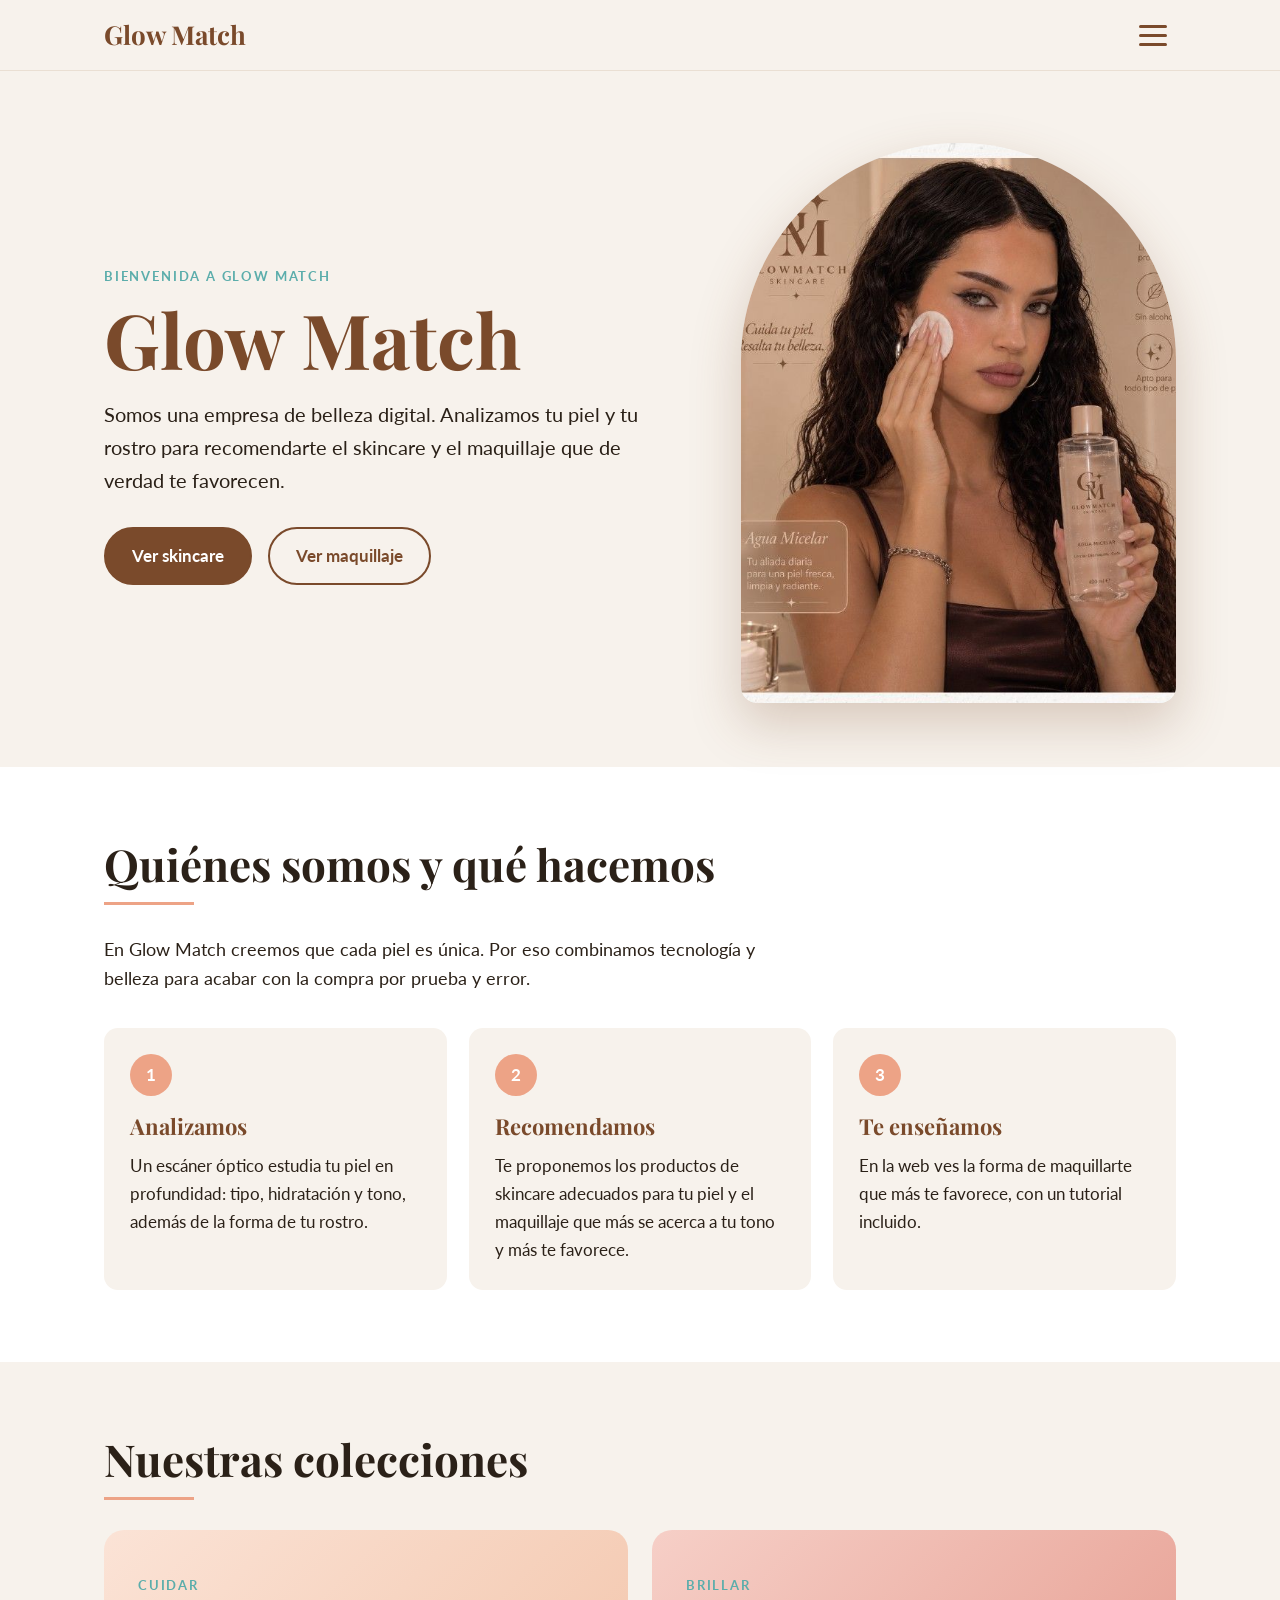
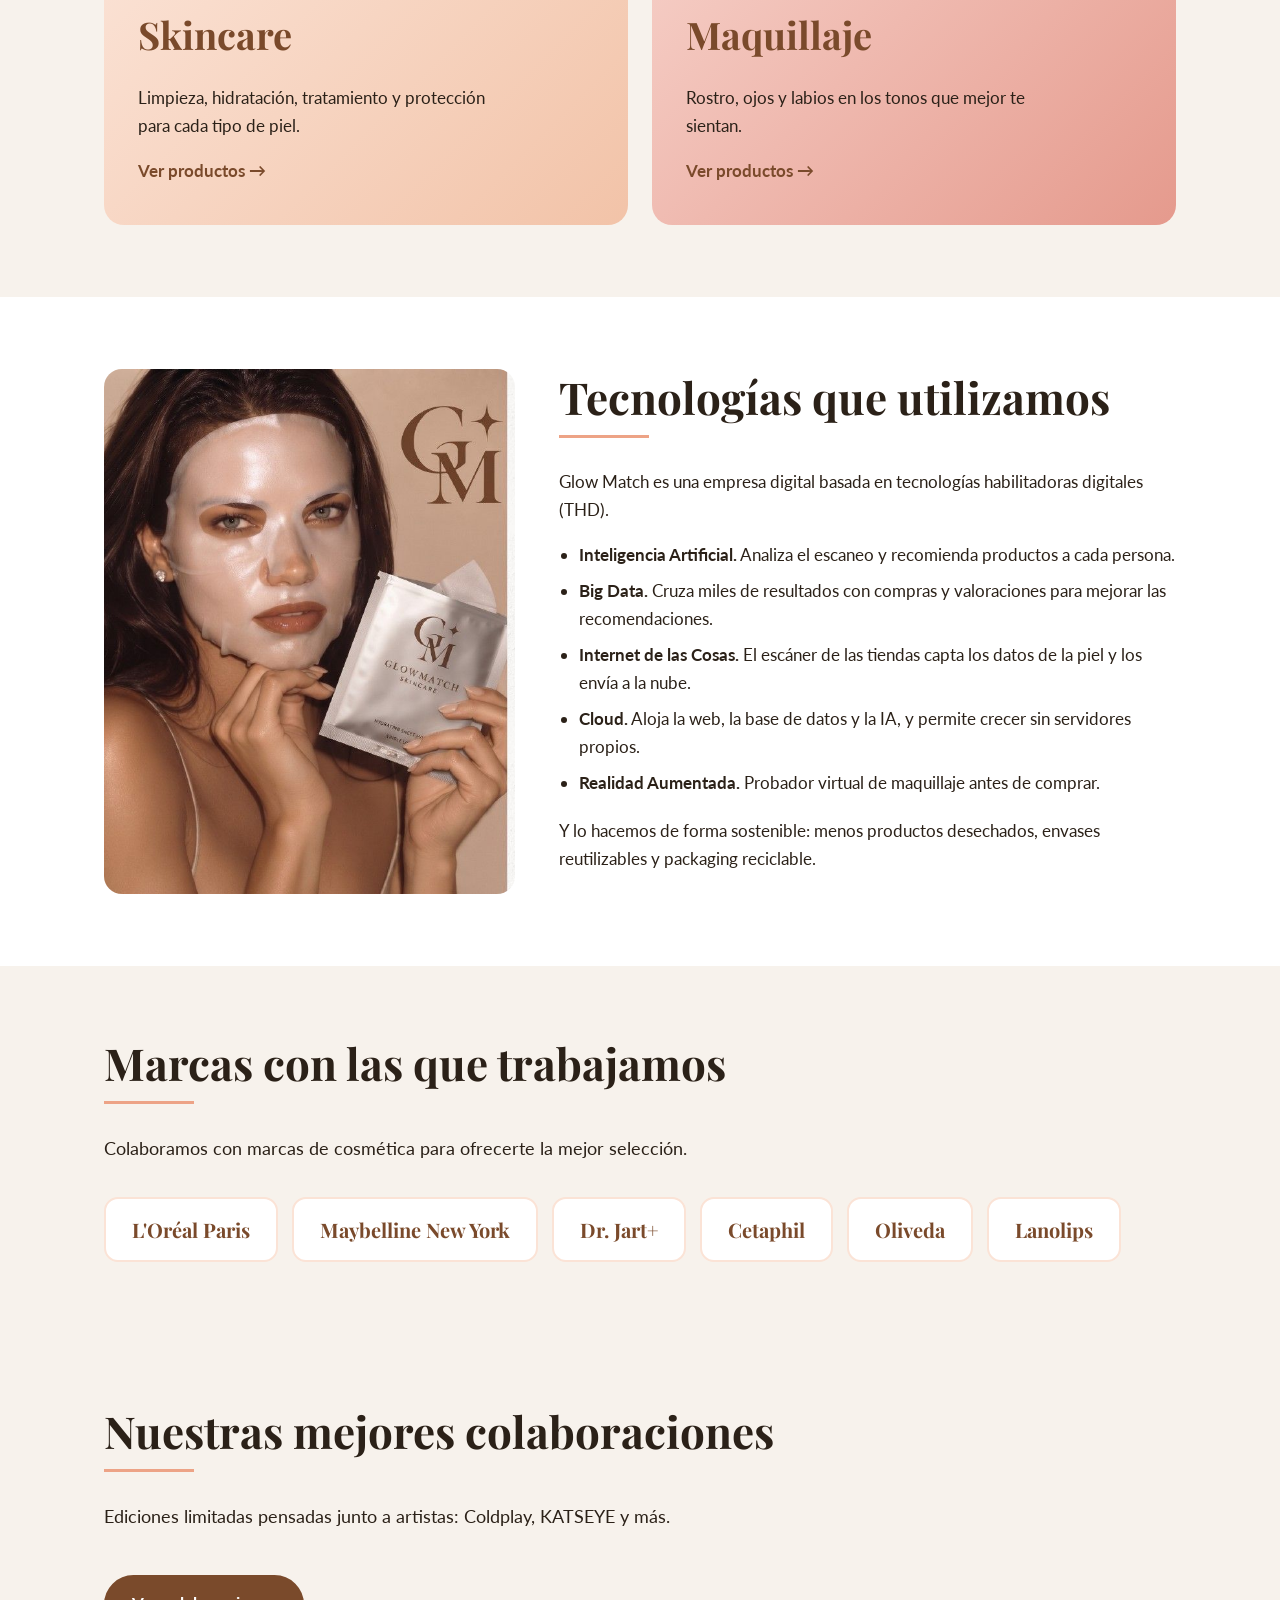
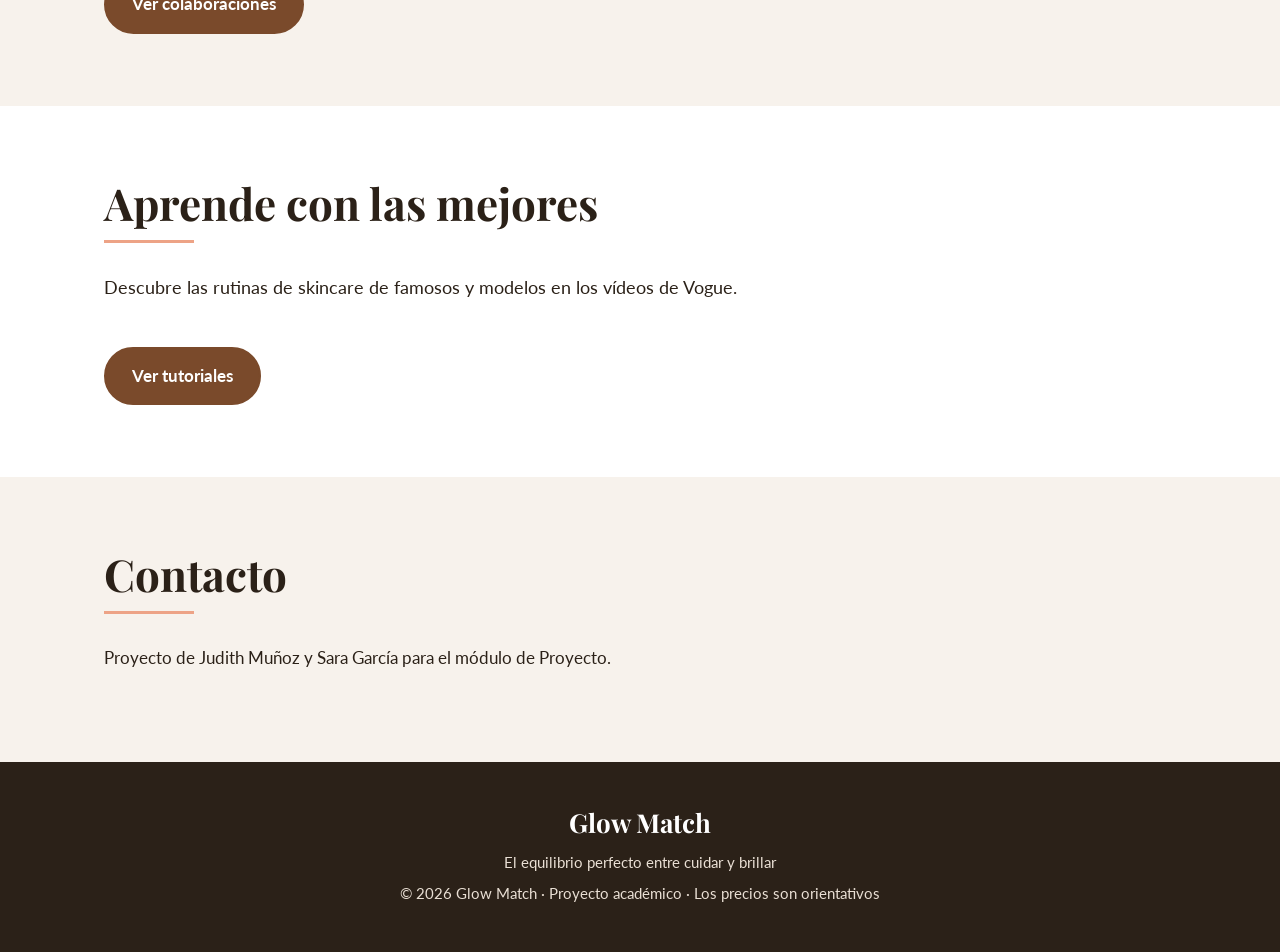
<file: index.html>
<!DOCTYPE html>
<html lang="es">
<head>
  <meta charset="utf-8">
  <meta name="viewport" content="width=device-width, initial-scale=1">
  <title>Glow Match · El equilibrio perfecto entre cuidar y brillar</title>
  <meta name="description" content="Glow Match analiza tu piel con un escáner facial y te recomienda skincare y maquillaje personalizados.">
  <link rel="preconnect" href="https://fonts.googleapis.com">
  <link rel="preconnect" href="https://fonts.gstatic.com" crossorigin>
  <link href="https://fonts.googleapis.com/css2?family=Lato:wght@400;700&family=Playfair+Display:ital,wght@0,600;0,700;1,600&display=swap" rel="stylesheet">
  <link rel="stylesheet" href="styles.css">
</head>

<body data-page="inicio">
  <header>
    <nav>
      <a class="logo" href="index.html">Glow Match</a>
      <button class="menu-btn" id="menuBtn" aria-label="Abrir menú" aria-expanded="false" aria-controls="drawer">
        <span></span><span></span><span></span>
      </button>
    </nav>
  </header>
  <div class="overlay" id="overlay"></div>
  <aside class="drawer" id="drawer" aria-label="Menú principal">
    <p class="drawer-title">Glow Match</p>
    <button class="close-btn" id="closeBtn" type="button" aria-label="Cerrar menú">&times;</button>
    <ul>
      <li><a href="index.html" class="active" aria-current="page">Inicio</a></li>
      <li><a href="skincare.html">Skincare</a></li>
      <li><a href="maquillaje.html">Maquillaje</a></li>
      <li><a href="colaboraciones.html">Colaboraciones</a></li>
      <li><a href="tutoriales.html">Tutoriales</a></li>
      <li><a href="index.html#contacto">Contacto</a></li>
    </ul>
    <p class="drawer-foot">El equilibrio perfecto entre cuidar y brillar</p>
  </aside>
  <main>

    <section class="hero" id="inicio">
      <div class="wrap">
        <div>
          <span class="eyebrow">Bienvenida a Glow Match</span>
          <h1>Glow Match</h1>
          <p class="lead">Somos una empresa de belleza digital. Analizamos tu piel y tu rostro para recomendarte el skincare y el maquillaje que de verdad te favorecen.</p>
          <a class="btn" href="skincare.html">Ver skincare</a>
          <a class="btn alt" href="maquillaje.html">Ver maquillaje</a>
        </div>
        <img src="img/hero.jpg" alt="Mujer sosteniendo un producto de limpieza facial" width="420" height="560">
      </div>
    </section>

    <section class="alt reveal" id="quienes">
      <div class="wrap">
        <h2>Quiénes somos y qué hacemos</h2><hr class="rule">
        <p class="sub">En Glow Match creemos que cada piel es única. Por eso combinamos tecnología y belleza para acabar con la compra por prueba y error.</p>
        <div class="grid">
          <div class="card"><span class="num">1</span><h3>Analizamos</h3><p>Un escáner óptico estudia tu piel en profundidad: tipo, hidratación y tono, además de la forma de tu rostro.</p></div>
          <div class="card"><span class="num">2</span><h3>Recomendamos</h3><p>Te proponemos los productos de skincare adecuados para tu piel y el maquillaje que más se acerca a tu tono y más te favorece.</p></div>
          <div class="card"><span class="num">3</span><h3>Te enseñamos</h3><p>En la web ves la forma de maquillarte que más te favorece, con un tutorial incluido.</p></div>
        </div>
      </div>
    </section>

    <section class="reveal" id="explorar">
      <div class="wrap">
        <h2>Nuestras colecciones</h2><hr class="rule">
        <div class="duo">
          <a class="big skin" href="skincare.html"><span class="eyebrow">Cuidar</span><h3>Skincare</h3><p>Limpieza, hidratación, tratamiento y protección para cada tipo de piel.</p><span class="more">Ver productos →</span></a>
          <a class="big make" href="maquillaje.html"><span class="eyebrow">Brillar</span><h3>Maquillaje</h3><p>Rostro, ojos y labios en los tonos que mejor te sientan.</p><span class="more">Ver productos →</span></a>
        </div>
      </div>
    </section>

    <section class="alt reveal" id="tecnologia">
      <div class="wrap split">
        <img src="img/mascarilla.jpg" alt="Mujer con mascarilla facial" width="420" height="525" loading="lazy">
        <div>
          <h2>Tecnologías que utilizamos</h2><hr class="rule">
          <p>Glow Match es una empresa digital basada en tecnologías habilitadoras digitales (THD).</p>
          <ul class="tech">
            <li><strong>Inteligencia Artificial.</strong> Analiza el escaneo y recomienda productos a cada persona.</li>
            <li><strong>Big Data.</strong> Cruza miles de resultados con compras y valoraciones para mejorar las recomendaciones.</li>
            <li><strong>Internet de las Cosas.</strong> El escáner de las tiendas capta los datos de la piel y los envía a la nube.</li>
            <li><strong>Cloud.</strong> Aloja la web, la base de datos y la IA, y permite crecer sin servidores propios.</li>
            <li><strong>Realidad Aumentada.</strong> Probador virtual de maquillaje antes de comprar.</li>
          </ul>
          <p class="mt">Y lo hacemos de forma sostenible: menos productos desechados, envases reutilizables y packaging reciclable.</p>
        </div>
      </div>
    </section>

    <section class="reveal" id="marcas">
      <div class="wrap">
        <h2>Marcas con las que trabajamos</h2><hr class="rule">
        <p class="sub">Colaboramos con marcas de cosmética para ofrecerte la mejor selección.</p>
        <div class="brands" id="brands"></div>
      </div>
    </section>

    <section class="reveal" id="colab-home">
      <div class="wrap">
        <h2>Nuestras mejores colaboraciones</h2><hr class="rule">
        <p class="sub">Ediciones limitadas pensadas junto a artistas: Coldplay, KATSEYE y más.</p>
        <a class="btn" href="colaboraciones.html">Ver colaboraciones</a>
      </div>
    </section>

    <section class="alt reveal" id="tutoriales-home">
      <div class="wrap">
        <h2>Aprende con las mejores</h2><hr class="rule">
        <p class="sub">Descubre las rutinas de skincare de famosos y modelos en los vídeos de Vogue.</p>
        <a class="btn" href="tutoriales.html">Ver tutoriales</a>
      </div>
    </section>

    <section class="reveal" id="contacto">
      <div class="wrap">
        <h2>Contacto</h2><hr class="rule">
        <p>Proyecto de Judith Muñoz y Sara García para el módulo de Proyecto.</p>
      </div>
    </section>
  </main>

  <footer>
    <div class="wrap">
      <a class="logo" href="index.html">Glow Match</a>
      <p>El equilibrio perfecto entre cuidar y brillar</p>
      <p>© <span id="year">2026</span> Glow Match · Proyecto académico · Los precios son orientativos</p>
    </div>
  </footer>
  <script src="productos.js"></script>
  <script src="script.js"></script>
</body>
</html>
</file>
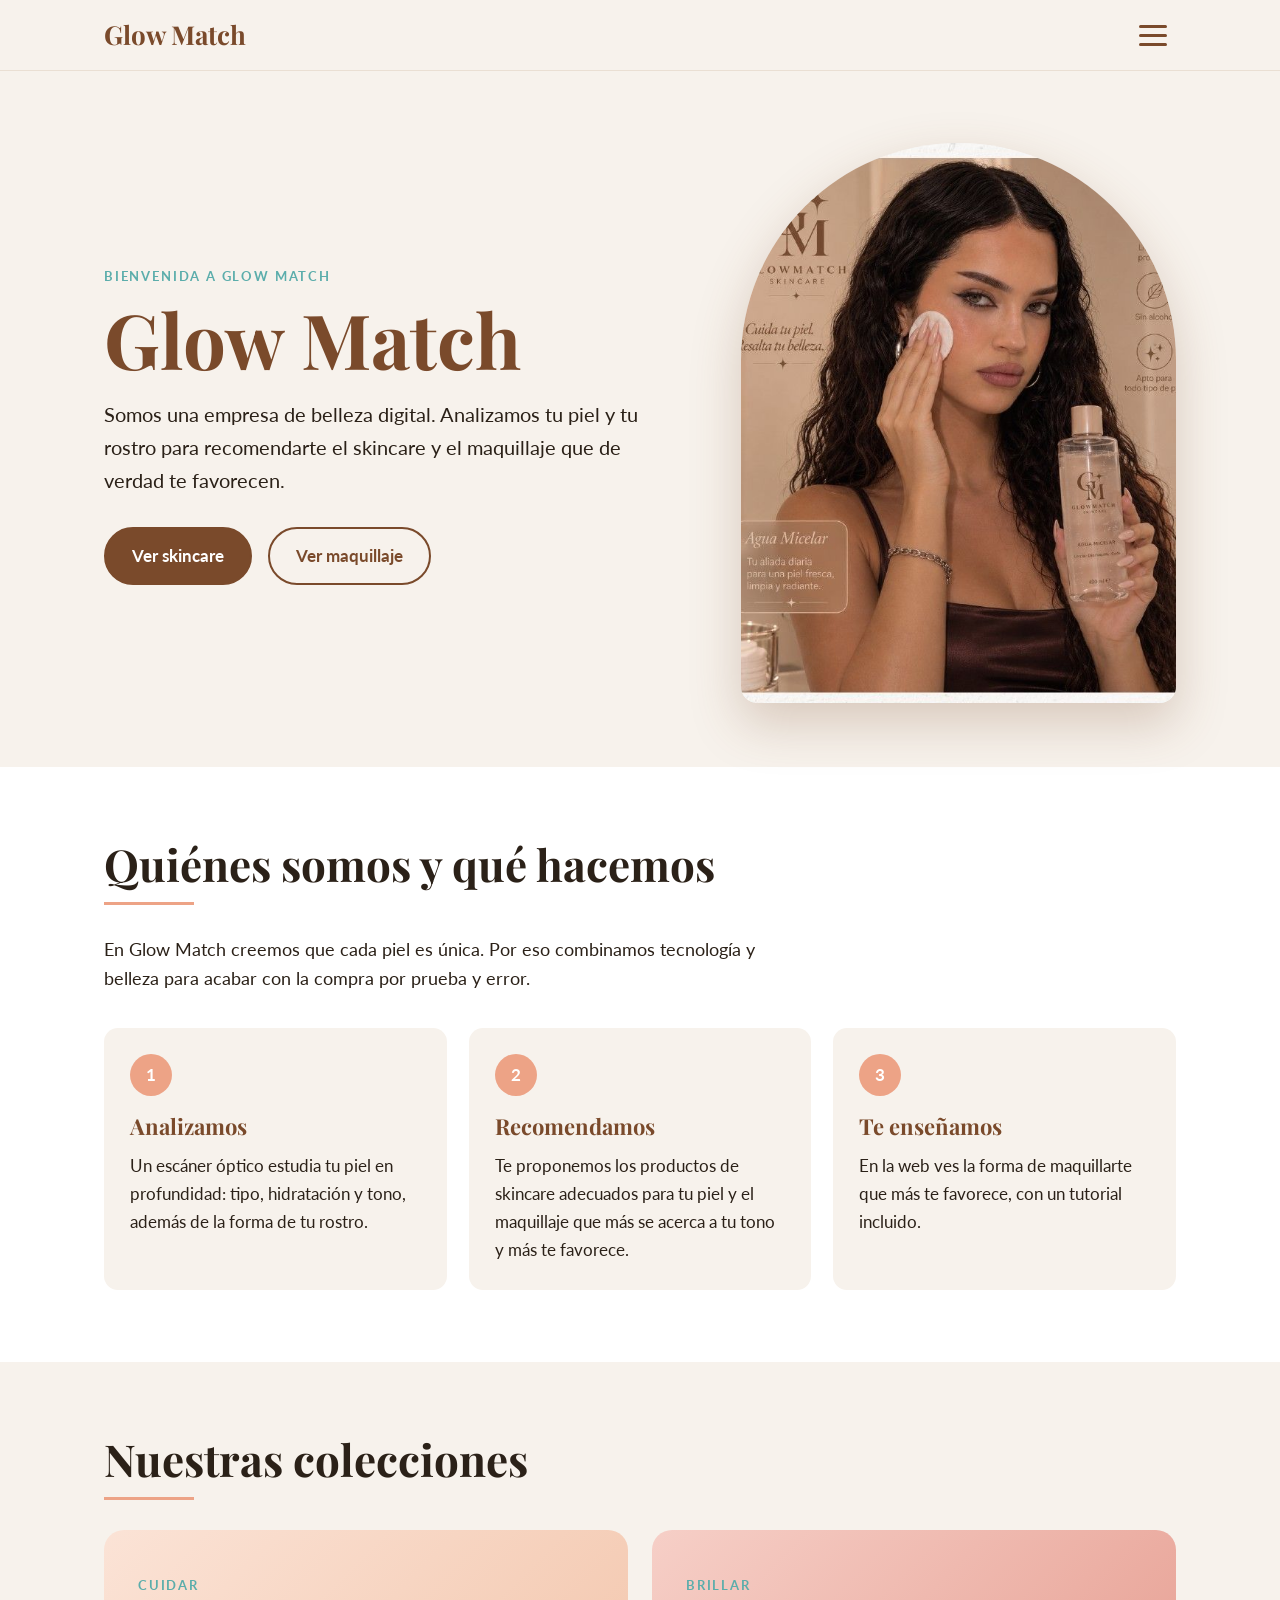
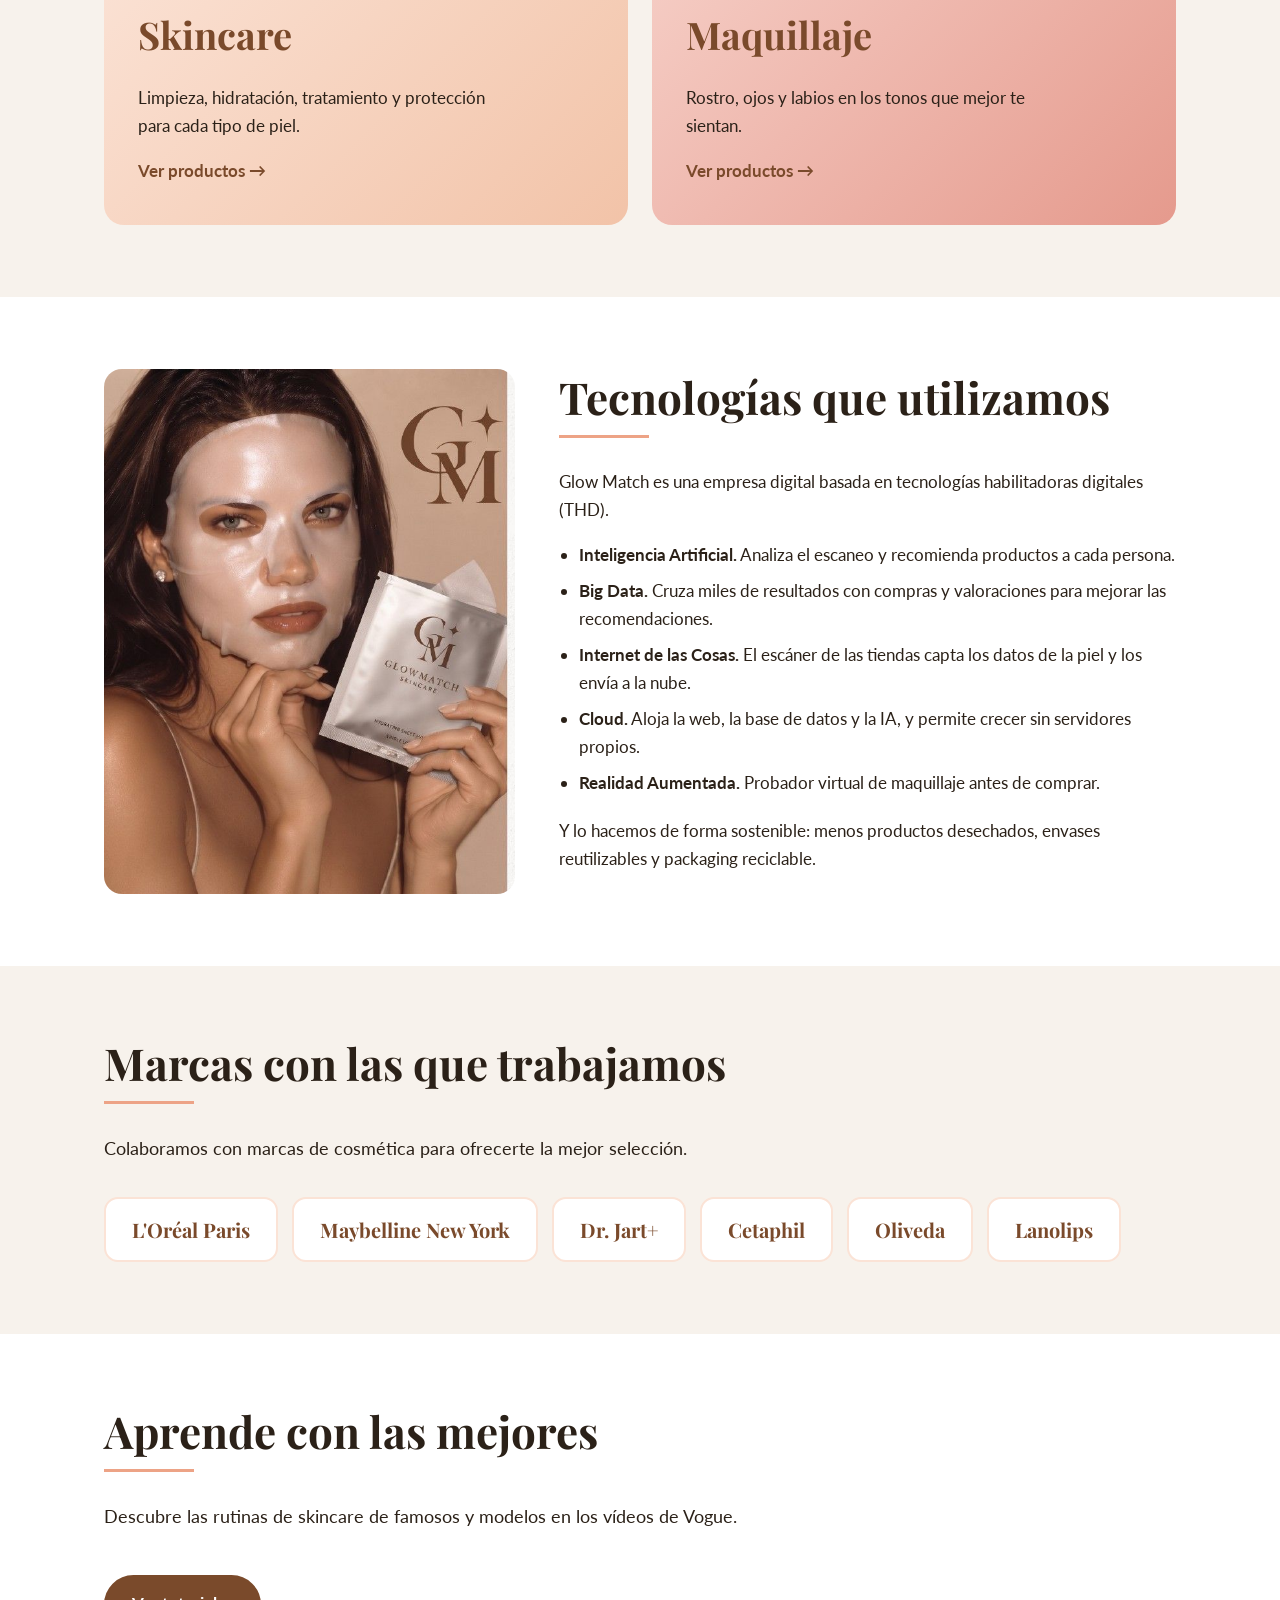
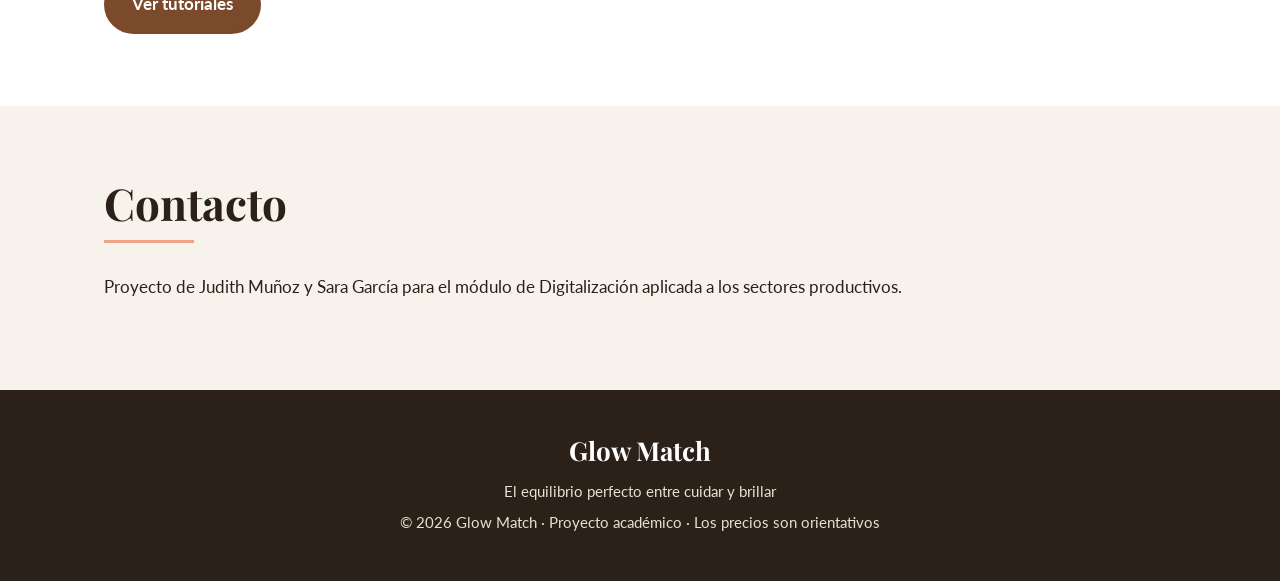
<file: glow-match/index.html>
<!DOCTYPE html>
<html lang="es">
<head>
  <meta charset="utf-8">
  <meta name="viewport" content="width=device-width, initial-scale=1">
  <title>Glow Match · El equilibrio perfecto entre cuidar y brillar</title>
  <meta name="description" content="Glow Match analiza tu piel con un escáner facial y te recomienda skincare y maquillaje personalizados.">
  <link rel="preconnect" href="https://fonts.googleapis.com">
  <link rel="preconnect" href="https://fonts.gstatic.com" crossorigin>
  <link href="https://fonts.googleapis.com/css2?family=Lato:wght@400;700&family=Playfair+Display:ital,wght@0,600;0,700;1,600&display=swap" rel="stylesheet">
  <link rel="stylesheet" href="styles.css">
</head>
<body data-page="inicio">
  <header>
    <nav>
      <a class="logo" href="index.html">Glow Match</a>
      <button class="menu-btn" id="menuBtn" aria-label="Abrir menú" aria-expanded="false" aria-controls="drawer">
        <span></span><span></span><span></span>
      </button>
    </nav>
  </header>
  <div class="overlay" id="overlay"></div>
  <aside class="drawer" id="drawer" aria-label="Menú principal">
    <p class="drawer-title">Glow Match</p>
    <button class="close-btn" id="closeBtn" type="button" aria-label="Cerrar menú">&times;</button>
    <ul>
      <li><a href="index.html" class="active" aria-current="page">Inicio</a></li>
      <li><a href="skincare.html">Skincare</a></li>
      <li><a href="maquillaje.html">Maquillaje</a></li>
      <li><a href="tutoriales.html">Tutoriales</a></li>
      <li><a href="index.html#contacto">Contacto</a></li>
    </ul>
    <p class="drawer-foot">El equilibrio perfecto entre cuidar y brillar</p>
  </aside>
  <main>

    <section class="hero" id="inicio">
      <div class="wrap">
        <div>
          <span class="eyebrow">Bienvenida a Glow Match</span>
          <h1>Glow Match</h1>
          <p class="lead">Somos una empresa de belleza digital. Analizamos tu piel y tu rostro para recomendarte el skincare y el maquillaje que de verdad te favorecen.</p>
          <a class="btn" href="skincare.html">Ver skincare</a>
          <a class="btn alt" href="maquillaje.html">Ver maquillaje</a>
        </div>
        <img src="img/hero.jpg" alt="Mujer sosteniendo un producto de limpieza facial" width="420" height="560">
      </div>
    </section>

    <section class="alt reveal" id="quienes">
      <div class="wrap">
        <h2>Quiénes somos y qué hacemos</h2><hr class="rule">
        <p class="sub">En Glow Match creemos que cada piel es única. Por eso combinamos tecnología y belleza para acabar con la compra por prueba y error.</p>
        <div class="grid">
          <div class="card"><span class="num">1</span><h3>Analizamos</h3><p>Un escáner óptico estudia tu piel en profundidad: tipo, hidratación y tono, además de la forma de tu rostro.</p></div>
          <div class="card"><span class="num">2</span><h3>Recomendamos</h3><p>Te proponemos los productos de skincare adecuados para tu piel y el maquillaje que más se acerca a tu tono y más te favorece.</p></div>
          <div class="card"><span class="num">3</span><h3>Te enseñamos</h3><p>En la web ves la forma de maquillarte que más te favorece, con un tutorial incluido.</p></div>
        </div>
      </div>
    </section>

    <section class="reveal" id="explorar">
      <div class="wrap">
        <h2>Nuestras colecciones</h2><hr class="rule">
        <div class="duo">
          <a class="big skin" href="skincare.html"><span class="eyebrow">Cuidar</span><h3>Skincare</h3><p>Limpieza, hidratación, tratamiento y protección para cada tipo de piel.</p><span class="more">Ver productos →</span></a>
          <a class="big make" href="maquillaje.html"><span class="eyebrow">Brillar</span><h3>Maquillaje</h3><p>Rostro, ojos y labios en los tonos que mejor te sientan.</p><span class="more">Ver productos →</span></a>
        </div>
      </div>
    </section>

    <section class="alt reveal" id="tecnologia">
      <div class="wrap split">
        <img src="img/mascarilla.jpg" alt="Mujer con mascarilla facial" width="420" height="525" loading="lazy">
        <div>
          <h2>Tecnologías que utilizamos</h2><hr class="rule">
          <p>Glow Match es una empresa digital basada en tecnologías habilitadoras digitales (THD).</p>
          <ul class="tech">
            <li><strong>Inteligencia Artificial.</strong> Analiza el escaneo y recomienda productos a cada persona.</li>
            <li><strong>Big Data.</strong> Cruza miles de resultados con compras y valoraciones para mejorar las recomendaciones.</li>
            <li><strong>Internet de las Cosas.</strong> El escáner de las tiendas capta los datos de la piel y los envía a la nube.</li>
            <li><strong>Cloud.</strong> Aloja la web, la base de datos y la IA, y permite crecer sin servidores propios.</li>
            <li><strong>Realidad Aumentada.</strong> Probador virtual de maquillaje antes de comprar.</li>
          </ul>
          <p class="mt">Y lo hacemos de forma sostenible: menos productos desechados, envases reutilizables y packaging reciclable.</p>
        </div>
      </div>
    </section>

    <section class="reveal" id="marcas">
      <div class="wrap">
        <h2>Marcas con las que trabajamos</h2><hr class="rule">
        <p class="sub">Colaboramos con marcas de cosmética para ofrecerte la mejor selección.</p>
        <div class="brands" id="brands"></div>
      </div>
    </section>

    <section class="alt reveal" id="tutoriales-home">
      <div class="wrap">
        <h2>Aprende con las mejores</h2><hr class="rule">
        <p class="sub">Descubre las rutinas de skincare de famosos y modelos en los vídeos de Vogue.</p>
        <a class="btn" href="tutoriales.html">Ver tutoriales</a>
      </div>
    </section>

    <section class="reveal" id="contacto">
      <div class="wrap">
        <h2>Contacto</h2><hr class="rule">
        <p>Proyecto de Judith Muñoz y Sara García para el módulo de Digitalización aplicada a los sectores productivos.</p>
      </div>
    </section>
  </main>

  <footer>
    <div class="wrap">
      <a class="logo" href="index.html">Glow Match</a>
      <p>El equilibrio perfecto entre cuidar y brillar</p>
      <p>© <span id="year">2026</span> Glow Match · Proyecto académico · Los precios son orientativos</p>
    </div>
  </footer>
  <script src="productos.js"></script>
  <script src="script.js"></script>
</body>
</html>
</file>
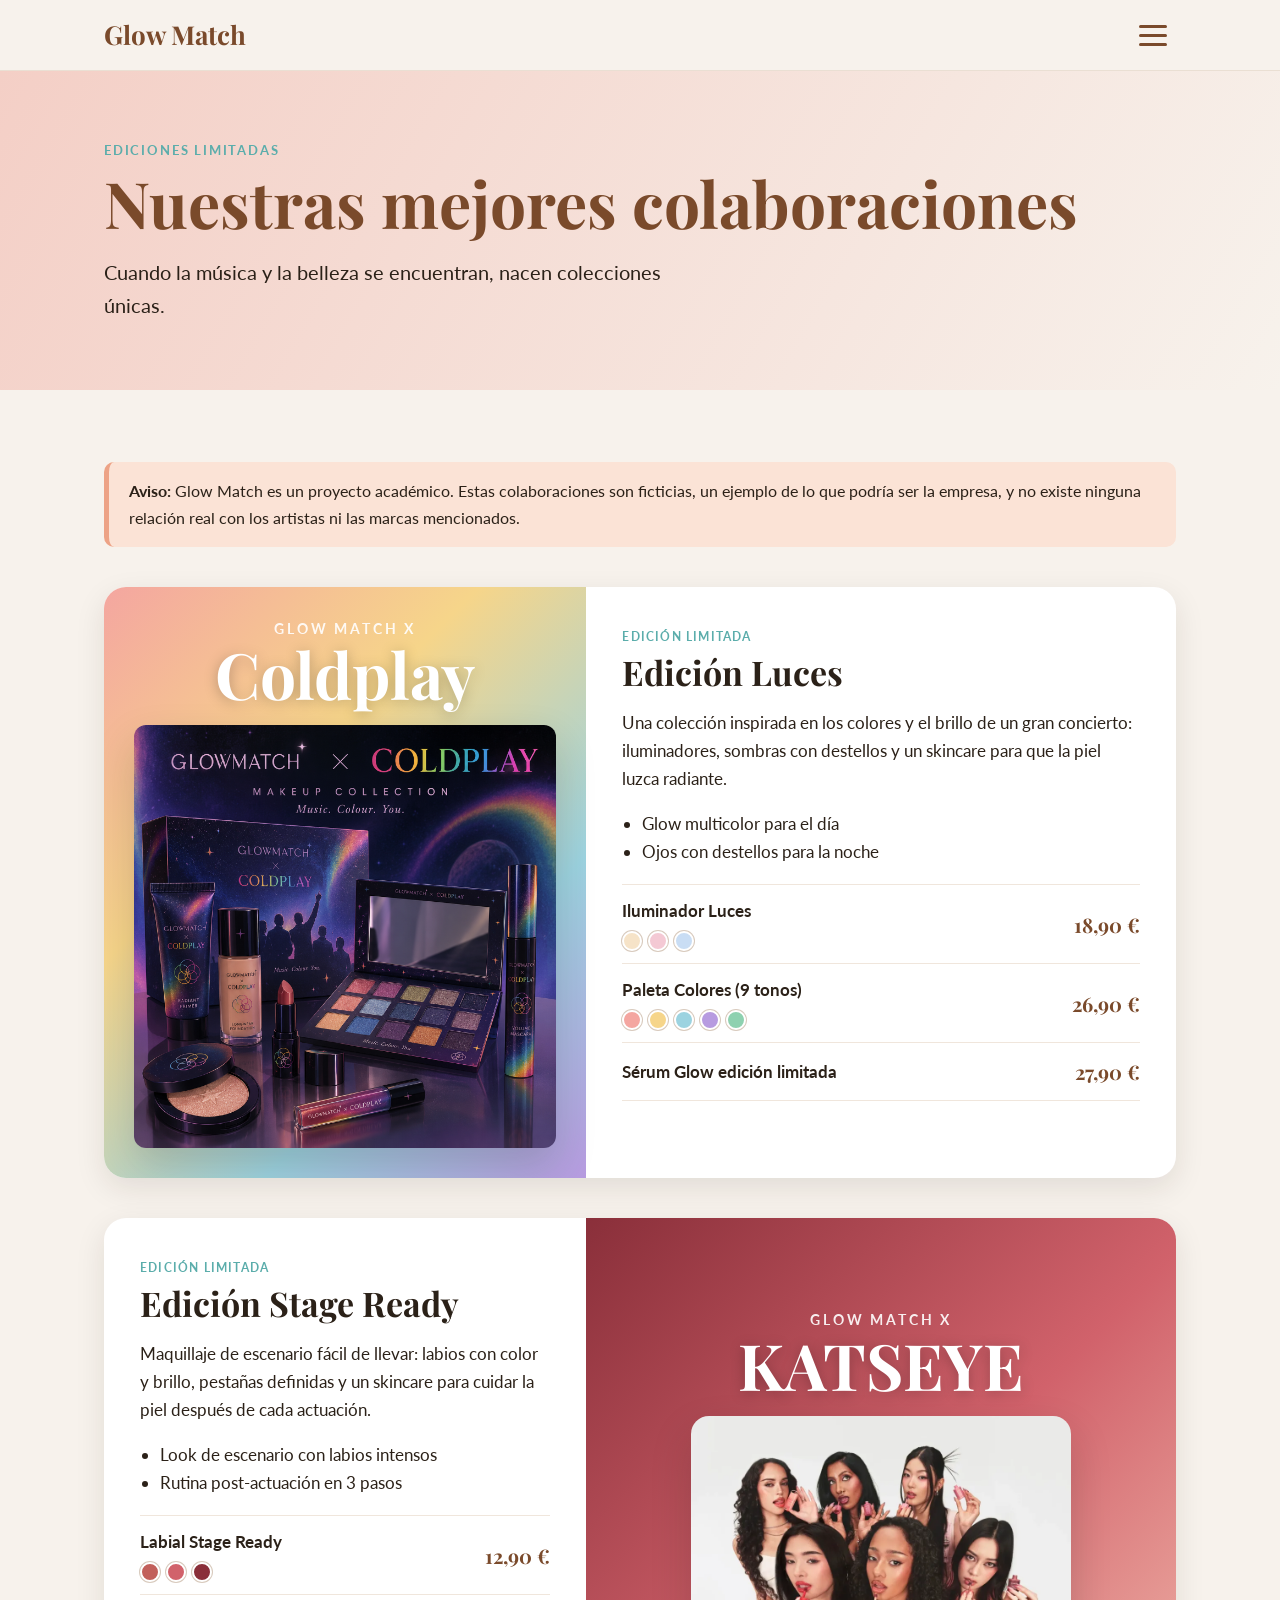
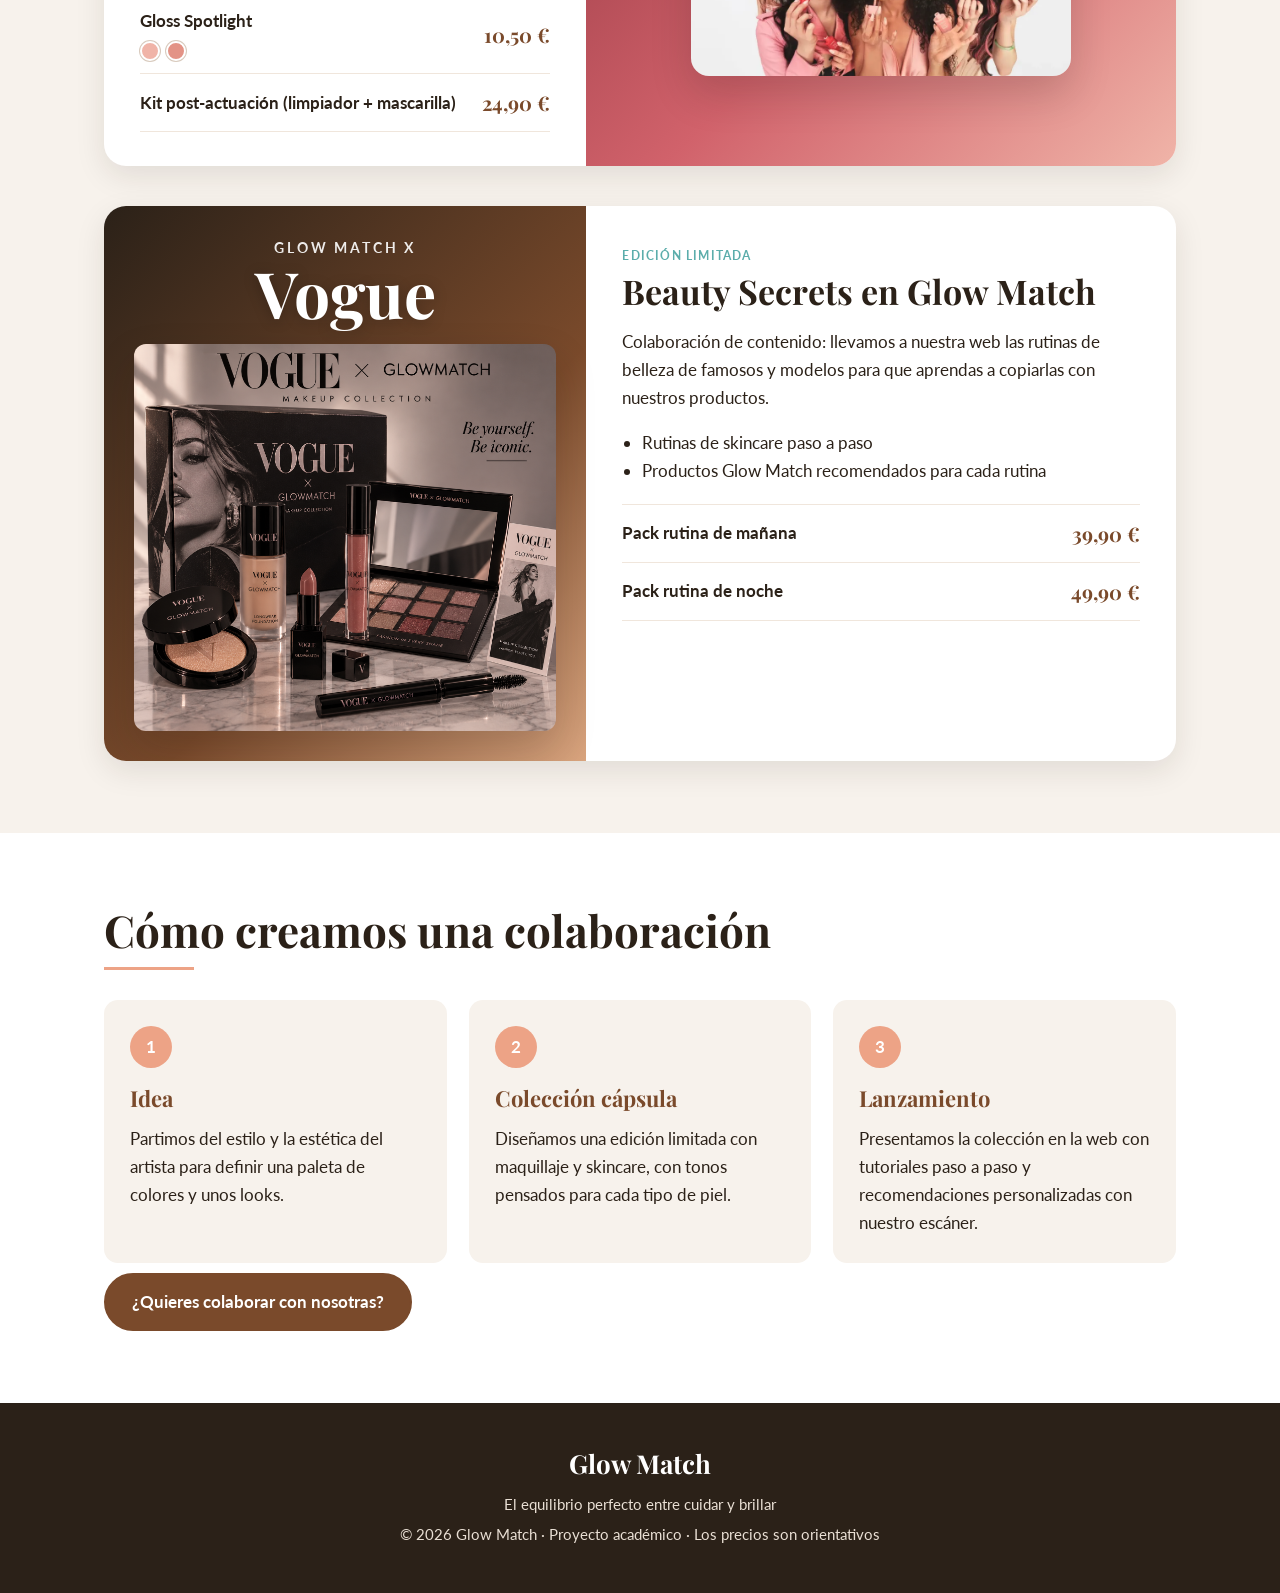
<file: colaboraciones.html>
<!DOCTYPE html>
<html lang="es">
<head>
  <meta charset="utf-8">
  <meta name="viewport" content="width=device-width, initial-scale=1">
  <title>Colaboraciones · Glow Match</title>
  <meta name="description" content="Las mejores colaboraciones de Glow Match: ediciones limitadas de maquillaje y skincare inspiradas en artistas.">
  <link rel="preconnect" href="https://fonts.googleapis.com">
  <link rel="preconnect" href="https://fonts.gstatic.com" crossorigin>
  <link href="https://fonts.googleapis.com/css2?family=Lato:wght@400;700&family=Playfair+Display:ital,wght@0,600;0,700;1,600&display=swap" rel="stylesheet">
  <link rel="stylesheet" href="styles.css">
</head>
<body data-page="colaboraciones">
  <header>
    <nav>
      <a class="logo" href="index.html">Glow Match</a>
      <button class="menu-btn" id="menuBtn" aria-label="Abrir menú" aria-expanded="false" aria-controls="drawer">
        <span></span><span></span><span></span>
      </button>
    </nav>
  </header>
  <div class="overlay" id="overlay"></div>
  <aside class="drawer" id="drawer" aria-label="Menú principal">
    <p class="drawer-title">Glow Match</p>
    <button class="close-btn" id="closeBtn" type="button" aria-label="Cerrar menú">&times;</button>
    <ul>
      <li><a href="index.html">Inicio</a></li>
      <li><a href="skincare.html">Skincare</a></li>
      <li><a href="maquillaje.html">Maquillaje</a></li>
      <li><a href="colaboraciones.html" class="active" aria-current="page">Colaboraciones</a></li>
      <li><a href="tutoriales.html">Tutoriales</a></li>
      <li><a href="index.html#contacto">Contacto</a></li>
    </ul>
    <p class="drawer-foot">El equilibrio perfecto entre cuidar y brillar</p>
  </aside>
  <main>
    <section class="pagehead make">
      <div class="wrap">
        <span class="eyebrow">Ediciones limitadas</span>
        <h1>Nuestras mejores colaboraciones</h1>
        <p class="lead">Cuando la música y la belleza se encuentran, nacen colecciones únicas.</p>
      </div>
    </section>

    <section>
      <div class="wrap">
        <p class="notice"><strong>Aviso:</strong> Glow Match es un proyecto académico. Estas colaboraciones son ficticias, un ejemplo de lo que podría ser la empresa, y no existe ninguna relación real con los artistas ni las marcas mencionados.</p>
        <div class="collabs" id="collabGrid"></div>
      </div>
    </section>

    <section class="alt reveal">
      <div class="wrap">
        <h2>Cómo creamos una colaboración</h2><hr class="rule">
        <div class="grid">
          <div class="card"><span class="num">1</span><h3>Idea</h3><p>Partimos del estilo y la estética del artista para definir una paleta de colores y unos looks.</p></div>
          <div class="card"><span class="num">2</span><h3>Colección cápsula</h3><p>Diseñamos una edición limitada con maquillaje y skincare, con tonos pensados para cada tipo de piel.</p></div>
          <div class="card"><span class="num">3</span><h3>Lanzamiento</h3><p>Presentamos la colección en la web con tutoriales paso a paso y recomendaciones personalizadas con nuestro escáner.</p></div>
        </div>
        <a class="btn" href="index.html#contacto">¿Quieres colaborar con nosotras?</a>
      </div>
    </section>
  </main>

  <footer>
    <div class="wrap">
      <a class="logo" href="index.html">Glow Match</a>
      <p>El equilibrio perfecto entre cuidar y brillar</p>
      <p>© <span id="year">2026</span> Glow Match · Proyecto académico · Los precios son orientativos</p>
    </div>
  </footer>
  <script src="productos.js"></script>
  <script src="script.js"></script>
</body>
</html>
</file>
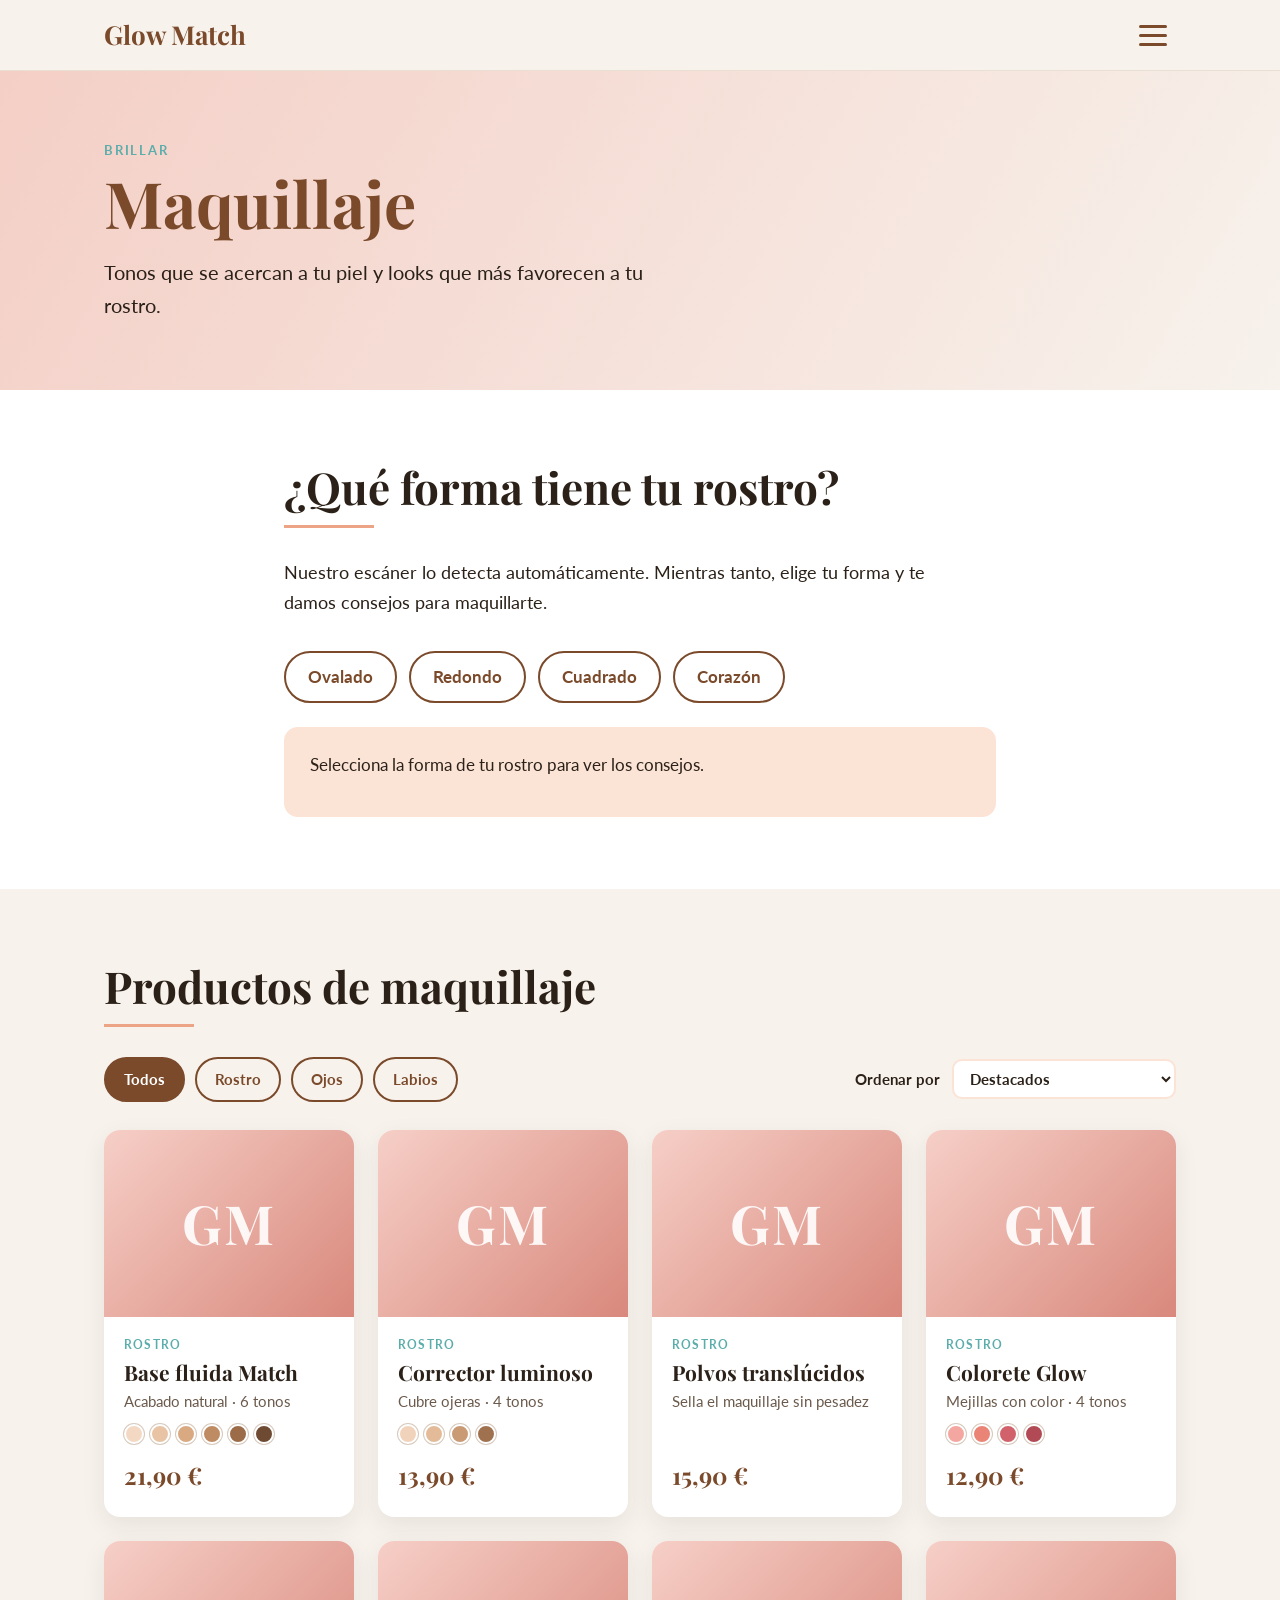
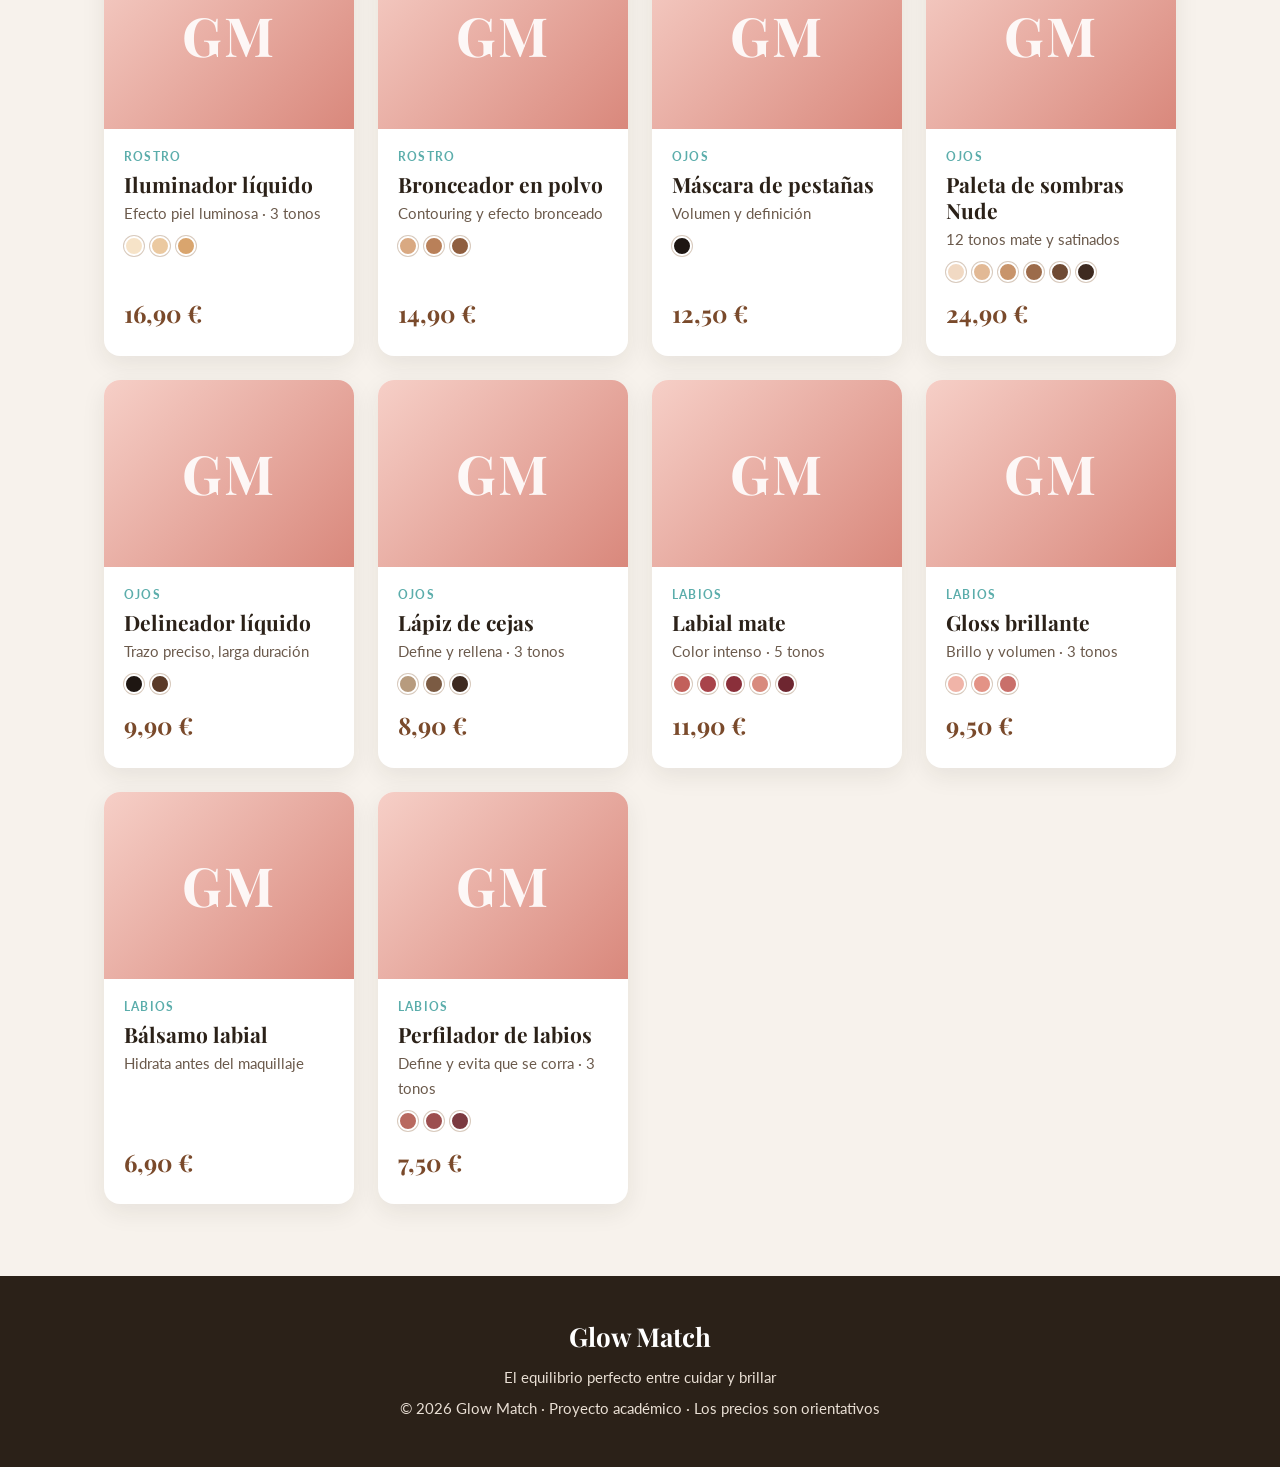
<file: maquillaje.html>
<!DOCTYPE html>
<html lang="es">
<head>
  <meta charset="utf-8">
  <meta name="viewport" content="width=device-width, initial-scale=1">
  <title>Maquillaje · Glow Match</title>
  <meta name="description" content="Productos de maquillaje de Glow Match con precios: rostro, ojos y labios.">
  <link rel="preconnect" href="https://fonts.googleapis.com">
  <link rel="preconnect" href="https://fonts.gstatic.com" crossorigin>
  <link href="https://fonts.googleapis.com/css2?family=Lato:wght@400;700&family=Playfair+Display:ital,wght@0,600;0,700;1,600&display=swap" rel="stylesheet">
  <link rel="stylesheet" href="styles.css">
</head>
<body data-page="maquillaje">
  <header>
    <nav>
      <a class="logo" href="index.html">Glow Match</a>
      <button class="menu-btn" id="menuBtn" aria-label="Abrir menú" aria-expanded="false" aria-controls="drawer">
        <span></span><span></span><span></span>
      </button>
    </nav>
  </header>
  <div class="overlay" id="overlay"></div>
  <aside class="drawer" id="drawer" aria-label="Menú principal">
    <p class="drawer-title">Glow Match</p>
    <button class="close-btn" id="closeBtn" type="button" aria-label="Cerrar menú">&times;</button>
    <ul>
      <li><a href="index.html">Inicio</a></li>
      <li><a href="skincare.html">Skincare</a></li>
      <li><a href="maquillaje.html" class="active" aria-current="page">Maquillaje</a></li>
      <li><a href="colaboraciones.html">Colaboraciones</a></li>
      <li><a href="tutoriales.html">Tutoriales</a></li>
      <li><a href="index.html#contacto">Contacto</a></li>
    </ul>
    <p class="drawer-foot">El equilibrio perfecto entre cuidar y brillar</p>
  </aside>
  <main>

    <section class="pagehead make">
      <div class="wrap">
        <span class="eyebrow">Brillar</span>
        <h1>Maquillaje</h1>
        <p class="lead">Tonos que se acercan a tu piel y looks que más favorecen a tu rostro.</p>
      </div>
    </section>

    <section class="alt" id="forma">
      <div class="wrap narrow">
        <h2>¿Qué forma tiene tu rostro?</h2><hr class="rule">
        <p class="sub">Nuestro escáner lo detecta automáticamente. Mientras tanto, elige tu forma y te damos consejos para maquillarte.</p>
        <div class="picker" id="facePicker" role="group" aria-label="Forma del rostro">
          <button type="button" data-face="oval">Ovalado</button>
          <button type="button" data-face="round">Redondo</button>
          <button type="button" data-face="square">Cuadrado</button>
          <button type="button" data-face="heart">Corazón</button>
        </div>
        <div class="result" id="faceResult" aria-live="polite">Selecciona la forma de tu rostro para ver los consejos.</div>
      </div>
    </section>

    <section id="tienda">
      <div class="wrap">
        <h2>Productos de maquillaje</h2><hr class="rule">
        <div class="toolbar">
          <div class="chips-filter" id="filters" role="group" aria-label="Filtrar por categoría"></div>
          <label class="sort">Ordenar por
            <select id="sort"><option value="default">Destacados</option><option value="asc">Precio: de menor a mayor</option><option value="desc">Precio: de mayor a menor</option></select>
          </label>
        </div>
        <div class="products" id="productGrid" data-categoria="maquillaje"></div>
      </div>
    </section>
  </main>

  <footer>
    <div class="wrap">
      <a class="logo" href="index.html">Glow Match</a>
      <p>El equilibrio perfecto entre cuidar y brillar</p>
      <p>© <span id="year">2026</span> Glow Match · Proyecto académico · Los precios son orientativos</p>
    </div>
  </footer>
  <script src="productos.js"></script>
  <script src="script.js"></script>
</body>
</html>
</file>
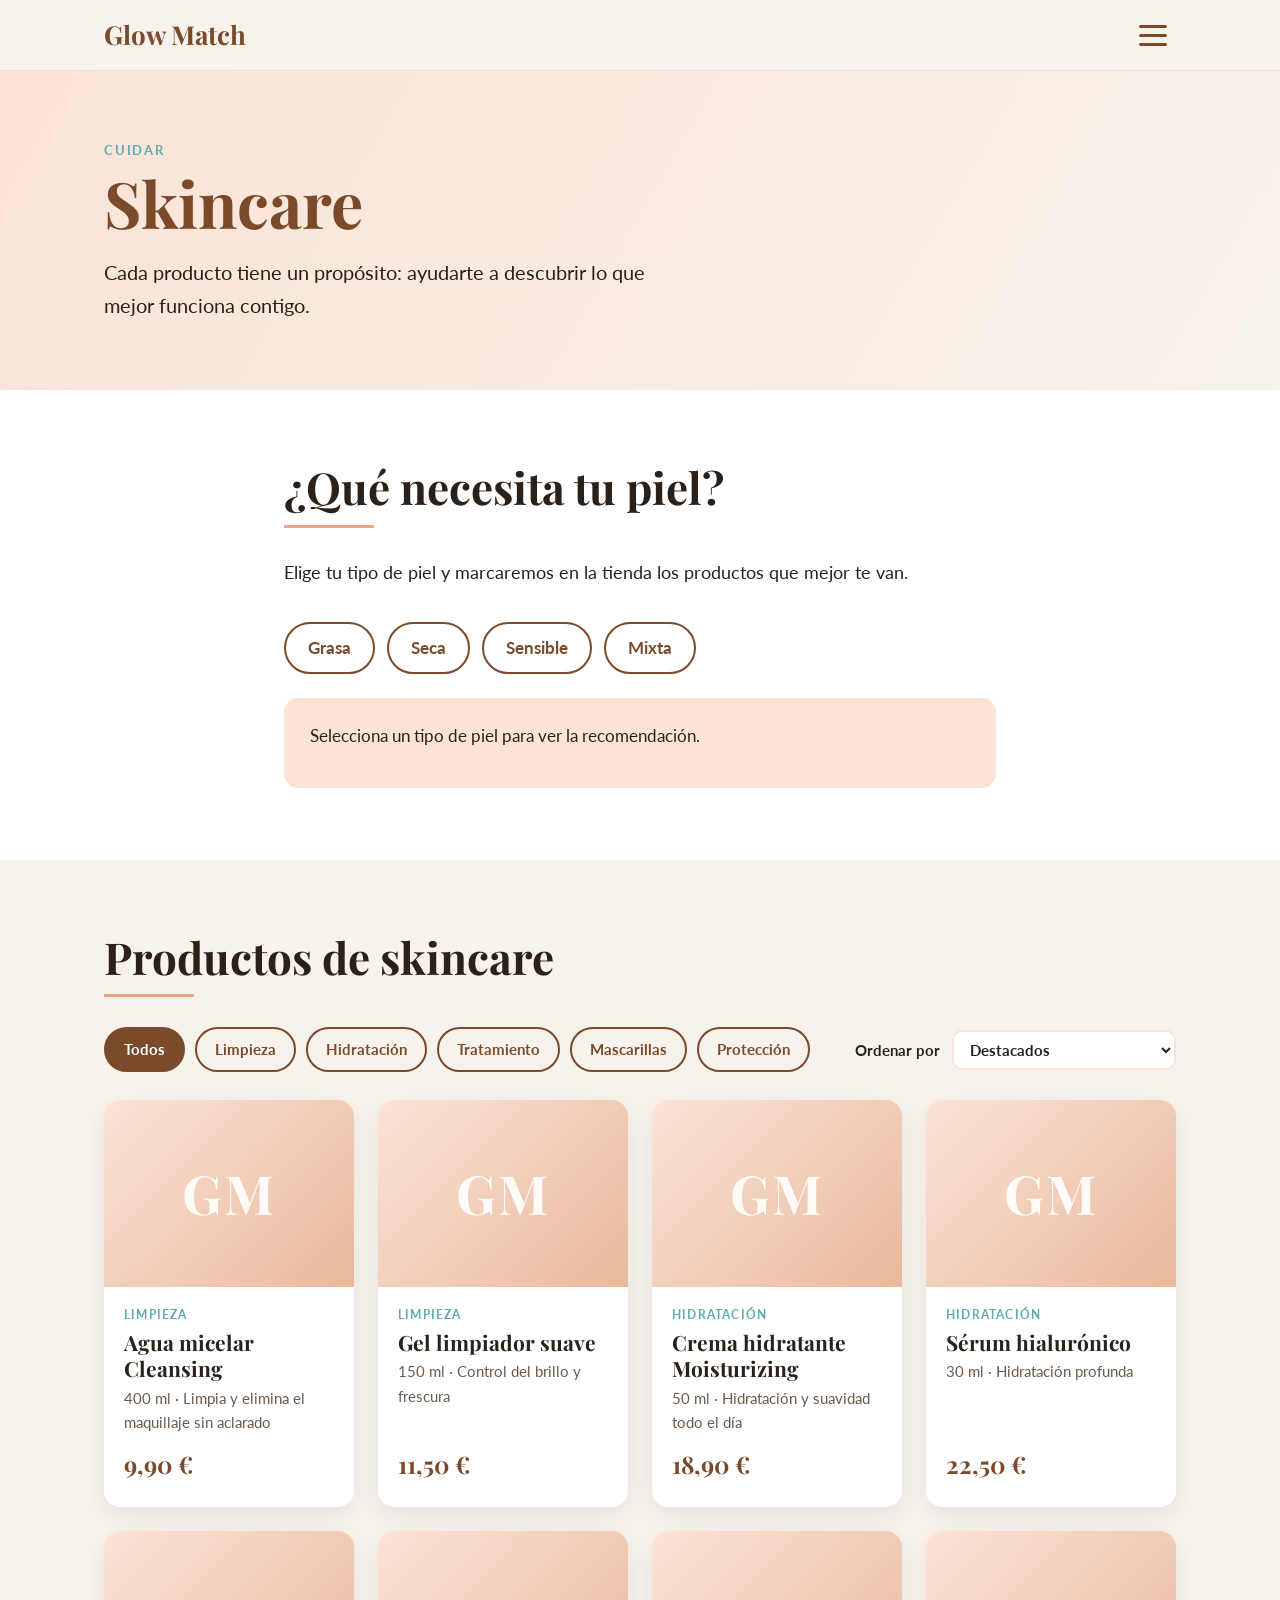
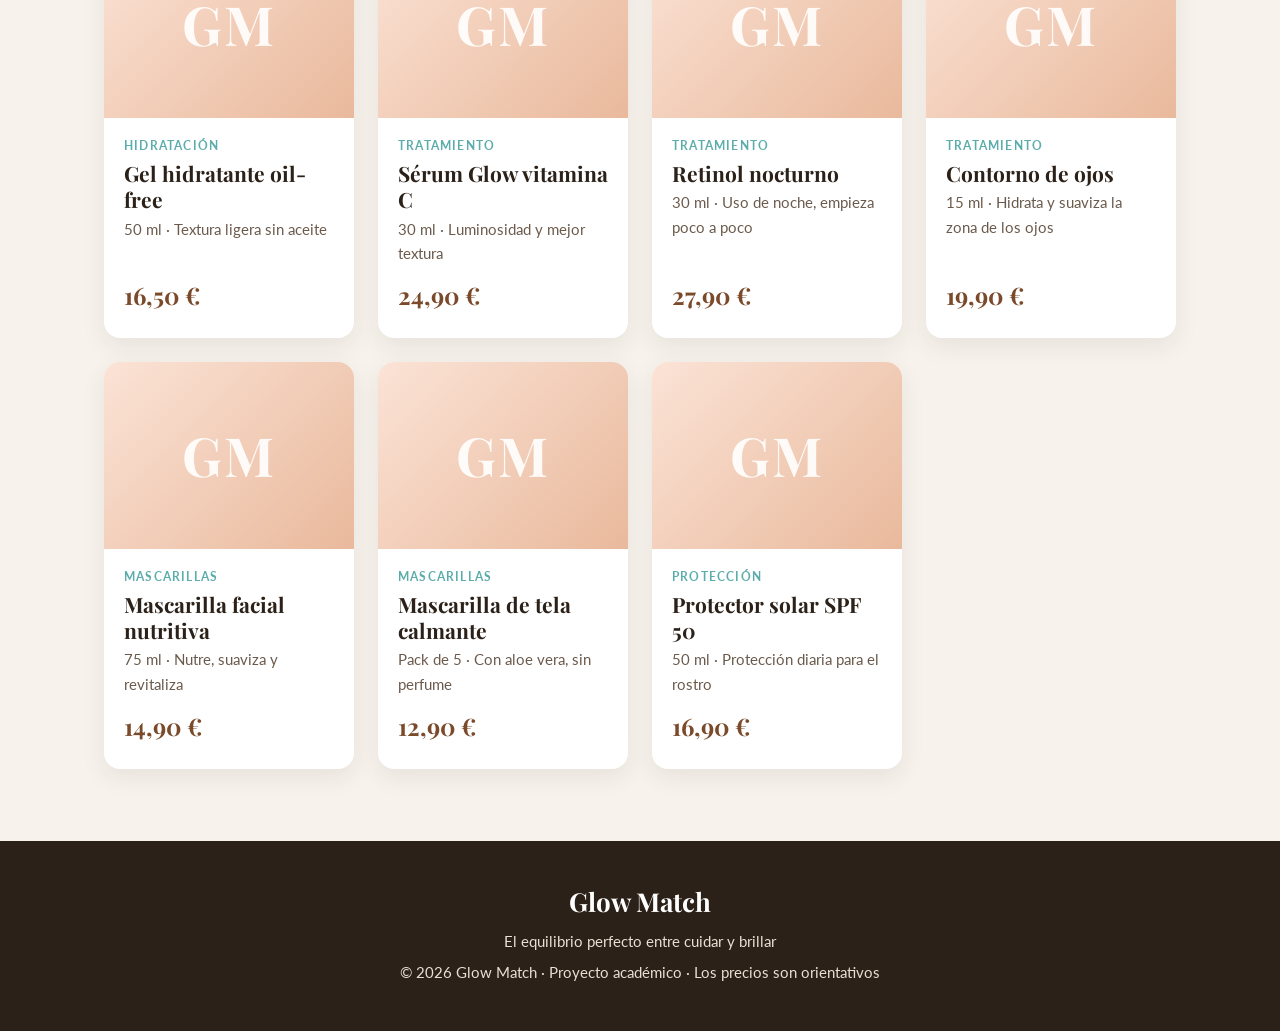
<file: skincare.html>
<!DOCTYPE html>
<html lang="es">
<head>
  <meta charset="utf-8">
  <meta name="viewport" content="width=device-width, initial-scale=1">
  <title>Skincare · Glow Match</title>
  <meta name="description" content="Productos de skincare de Glow Match con precios: limpieza, hidratación, tratamiento y protección.">
  <link rel="preconnect" href="https://fonts.googleapis.com">
  <link rel="preconnect" href="https://fonts.gstatic.com" crossorigin>
  <link href="https://fonts.googleapis.com/css2?family=Lato:wght@400;700&family=Playfair+Display:ital,wght@0,600;0,700;1,600&display=swap" rel="stylesheet">
  <link rel="stylesheet" href="styles.css">
</head>
<body data-page="skincare">
  <header>
    <nav>
      <a class="logo" href="index.html">Glow Match</a>
      <button class="menu-btn" id="menuBtn" aria-label="Abrir menú" aria-expanded="false" aria-controls="drawer">
        <span></span><span></span><span></span>
      </button>
    </nav>
  </header>
  <div class="overlay" id="overlay"></div>
  <aside class="drawer" id="drawer" aria-label="Menú principal">
    <p class="drawer-title">Glow Match</p>
    <button class="close-btn" id="closeBtn" type="button" aria-label="Cerrar menú">&times;</button>
    <ul>
      <li><a href="index.html">Inicio</a></li>
      <li><a href="skincare.html" class="active" aria-current="page">Skincare</a></li>
      <li><a href="maquillaje.html">Maquillaje</a></li>
      <li><a href="colaboraciones.html">Colaboraciones</a></li>
      <li><a href="tutoriales.html">Tutoriales</a></li>
      <li><a href="index.html#contacto">Contacto</a></li>
    </ul>
    <p class="drawer-foot">El equilibrio perfecto entre cuidar y brillar</p>
  </aside>
  <main>

    <section class="pagehead skin">
      <div class="wrap">
        <span class="eyebrow">Cuidar</span>
        <h1>Skincare</h1>
        <p class="lead">Cada producto tiene un propósito: ayudarte a descubrir lo que mejor funciona contigo.</p>
      </div>
    </section>

    <section class="alt" id="recomendador">
      <div class="wrap narrow">
        <h2>¿Qué necesita tu piel?</h2><hr class="rule">
        <p class="sub">Elige tu tipo de piel y marcaremos en la tienda los productos que mejor te van.</p>
        <div class="picker" id="picker" role="group" aria-label="Tipo de piel">
          <button type="button" data-skin="oily">Grasa</button>
          <button type="button" data-skin="dry">Seca</button>
          <button type="button" data-skin="sensitive">Sensible</button>
          <button type="button" data-skin="combination">Mixta</button>
        </div>
        <div class="result" id="result" aria-live="polite">Selecciona un tipo de piel para ver la recomendación.</div>
      </div>
    </section>

    <section id="tienda">
      <div class="wrap">
        <h2>Productos de skincare</h2><hr class="rule">
        <div class="toolbar">
          <div class="chips-filter" id="filters" role="group" aria-label="Filtrar por categoría"></div>
          <label class="sort">Ordenar por
            <select id="sort"><option value="default">Destacados</option><option value="asc">Precio: de menor a mayor</option><option value="desc">Precio: de mayor a menor</option></select>
          </label>
        </div>
        <div class="products" id="productGrid" data-categoria="skincare"></div>
      </div>
    </section>
  </main>

  <footer>
    <div class="wrap">
      <a class="logo" href="index.html">Glow Match</a>
      <p>El equilibrio perfecto entre cuidar y brillar</p>
      <p>© <span id="year">2026</span> Glow Match · Proyecto académico · Los precios son orientativos</p>
    </div>
  </footer>
  <script src="productos.js"></script>
  <script src="script.js"></script>
</body>
</html>
</file>
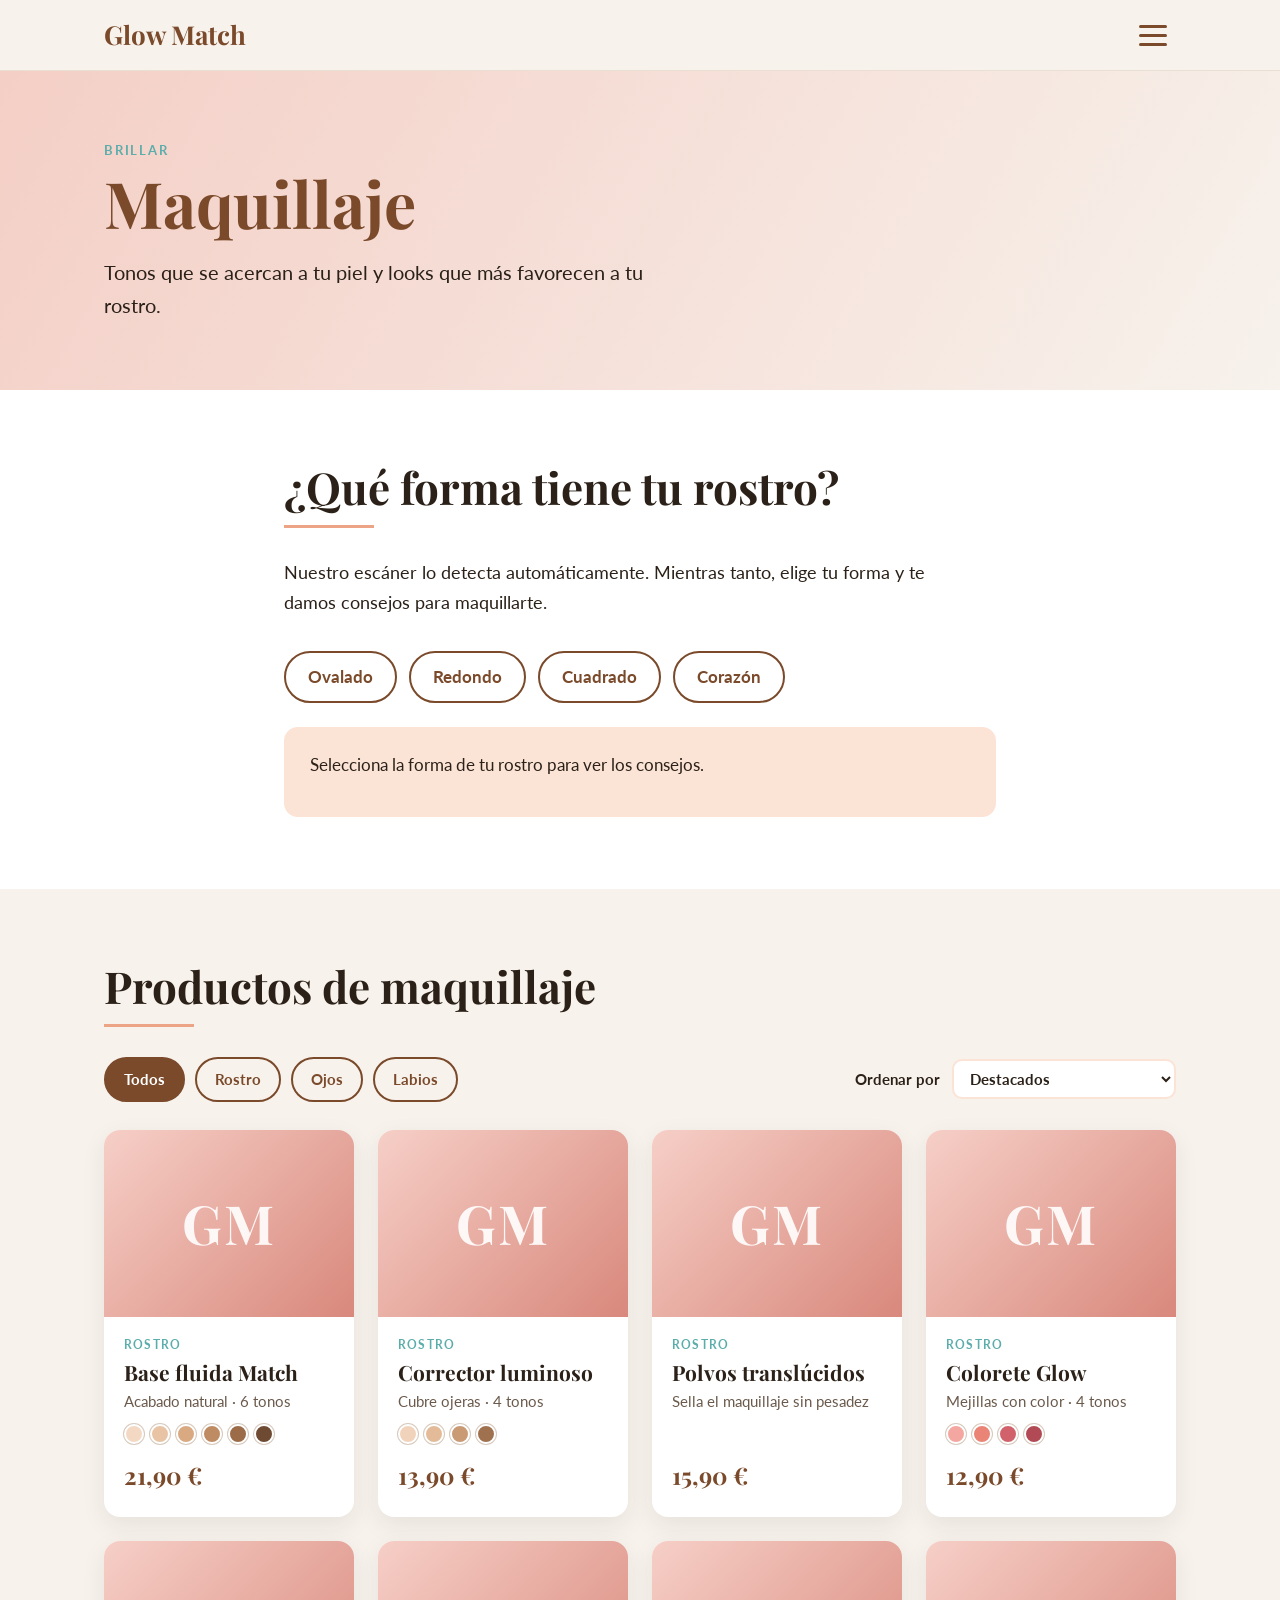
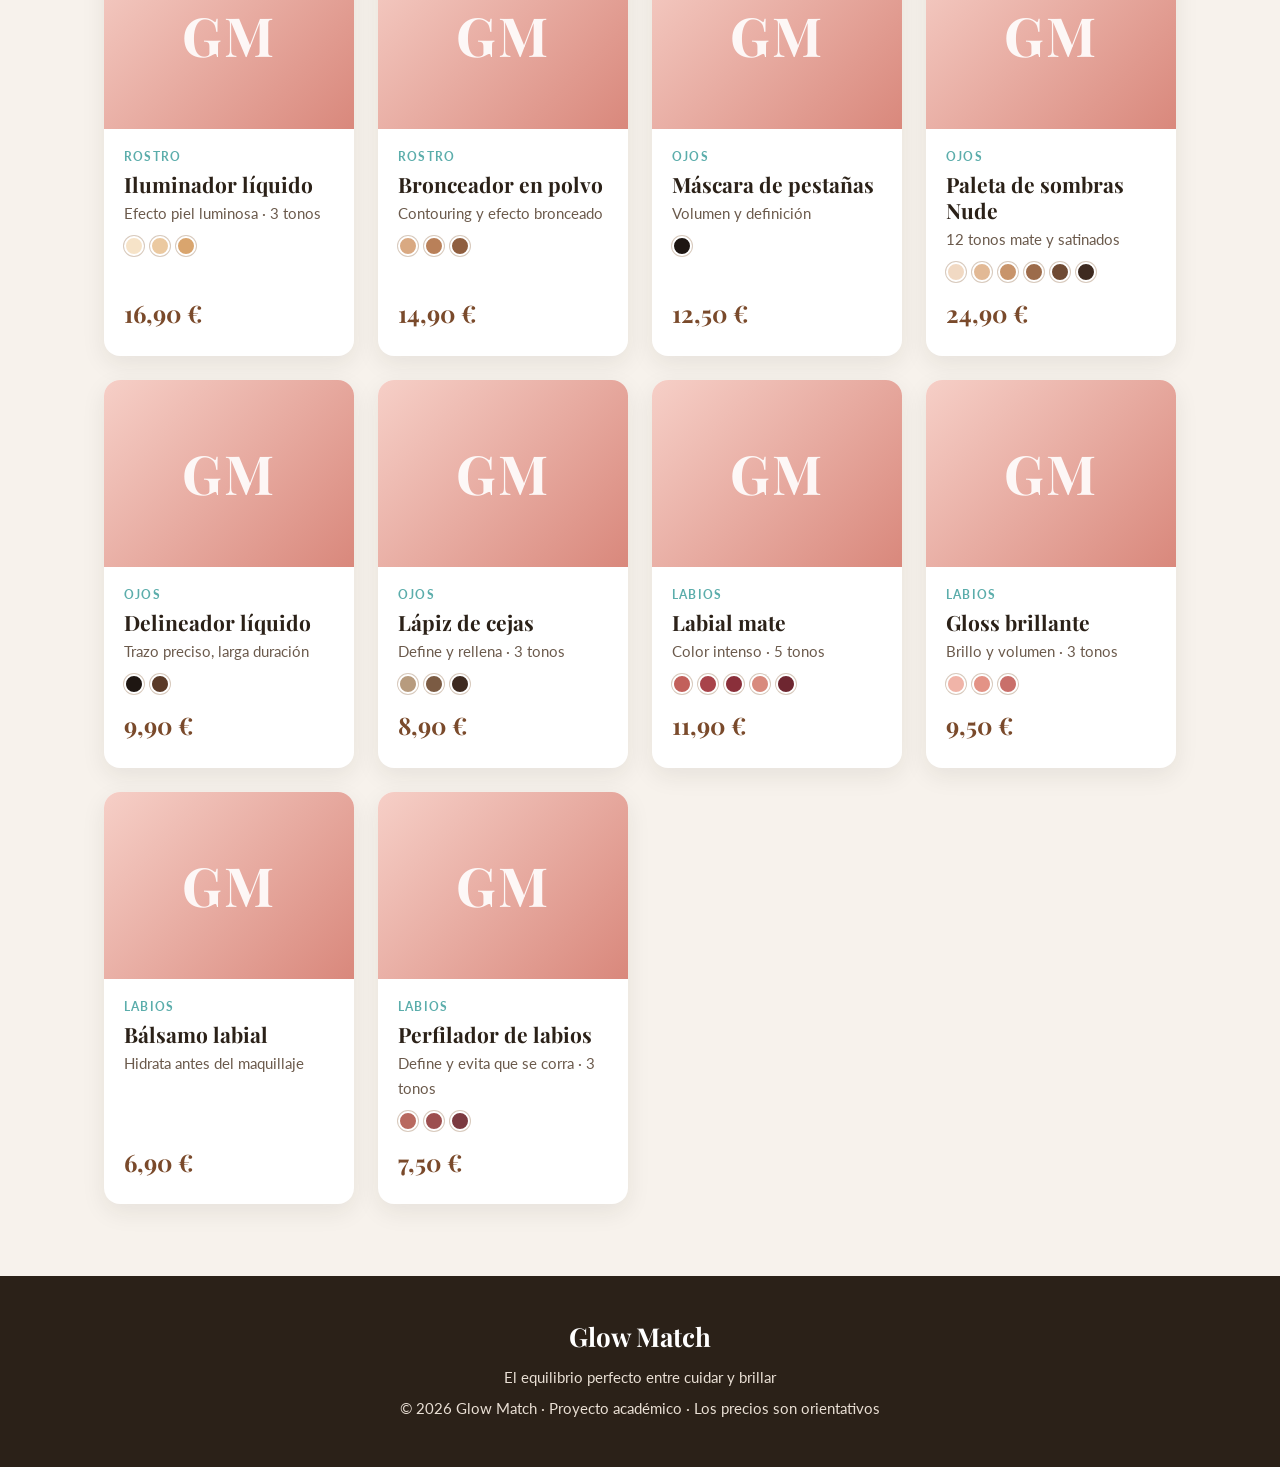
<file: glow-match/maquillaje.html>
<!DOCTYPE html>
<html lang="es">
<head>
  <meta charset="utf-8">
  <meta name="viewport" content="width=device-width, initial-scale=1">
  <title>Maquillaje · Glow Match</title>
  <meta name="description" content="Productos de maquillaje de Glow Match con precios: rostro, ojos y labios.">
  <link rel="preconnect" href="https://fonts.googleapis.com">
  <link rel="preconnect" href="https://fonts.gstatic.com" crossorigin>
  <link href="https://fonts.googleapis.com/css2?family=Lato:wght@400;700&family=Playfair+Display:ital,wght@0,600;0,700;1,600&display=swap" rel="stylesheet">
  <link rel="stylesheet" href="styles.css">
</head>
<body data-page="maquillaje">
  <header>
    <nav>
      <a class="logo" href="index.html">Glow Match</a>
      <button class="menu-btn" id="menuBtn" aria-label="Abrir menú" aria-expanded="false" aria-controls="drawer">
        <span></span><span></span><span></span>
      </button>
    </nav>
  </header>
  <div class="overlay" id="overlay"></div>
  <aside class="drawer" id="drawer" aria-label="Menú principal">
    <p class="drawer-title">Glow Match</p>
    <button class="close-btn" id="closeBtn" type="button" aria-label="Cerrar menú">&times;</button>
    <ul>
      <li><a href="index.html">Inicio</a></li>
      <li><a href="skincare.html">Skincare</a></li>
      <li><a href="maquillaje.html" class="active" aria-current="page">Maquillaje</a></li>
      <li><a href="tutoriales.html">Tutoriales</a></li>
      <li><a href="index.html#contacto">Contacto</a></li>
    </ul>
    <p class="drawer-foot">El equilibrio perfecto entre cuidar y brillar</p>
  </aside>
  <main>

    <section class="pagehead make">
      <div class="wrap">
        <span class="eyebrow">Brillar</span>
        <h1>Maquillaje</h1>
        <p class="lead">Tonos que se acercan a tu piel y looks que más favorecen a tu rostro.</p>
      </div>
    </section>

    <section class="alt" id="forma">
      <div class="wrap narrow">
        <h2>¿Qué forma tiene tu rostro?</h2><hr class="rule">
        <p class="sub">Nuestro escáner lo detecta automáticamente. Mientras tanto, elige tu forma y te damos consejos para maquillarte.</p>
        <div class="picker" id="facePicker" role="group" aria-label="Forma del rostro">
          <button type="button" data-face="oval">Ovalado</button>
          <button type="button" data-face="round">Redondo</button>
          <button type="button" data-face="square">Cuadrado</button>
          <button type="button" data-face="heart">Corazón</button>
        </div>
        <div class="result" id="faceResult" aria-live="polite">Selecciona la forma de tu rostro para ver los consejos.</div>
      </div>
    </section>

    <section id="tienda">
      <div class="wrap">
        <h2>Productos de maquillaje</h2><hr class="rule">
        <div class="toolbar">
          <div class="chips-filter" id="filters" role="group" aria-label="Filtrar por categoría"></div>
          <label class="sort">Ordenar por
            <select id="sort"><option value="default">Destacados</option><option value="asc">Precio: de menor a mayor</option><option value="desc">Precio: de mayor a menor</option></select>
          </label>
        </div>
        <div class="products" id="productGrid" data-categoria="maquillaje"></div>
      </div>
    </section>
  </main>

  <footer>
    <div class="wrap">
      <a class="logo" href="index.html">Glow Match</a>
      <p>El equilibrio perfecto entre cuidar y brillar</p>
      <p>© <span id="year">2026</span> Glow Match · Proyecto académico · Los precios son orientativos</p>
    </div>
  </footer>
  <script src="productos.js"></script>
  <script src="script.js"></script>
</body>
</html>
</file>
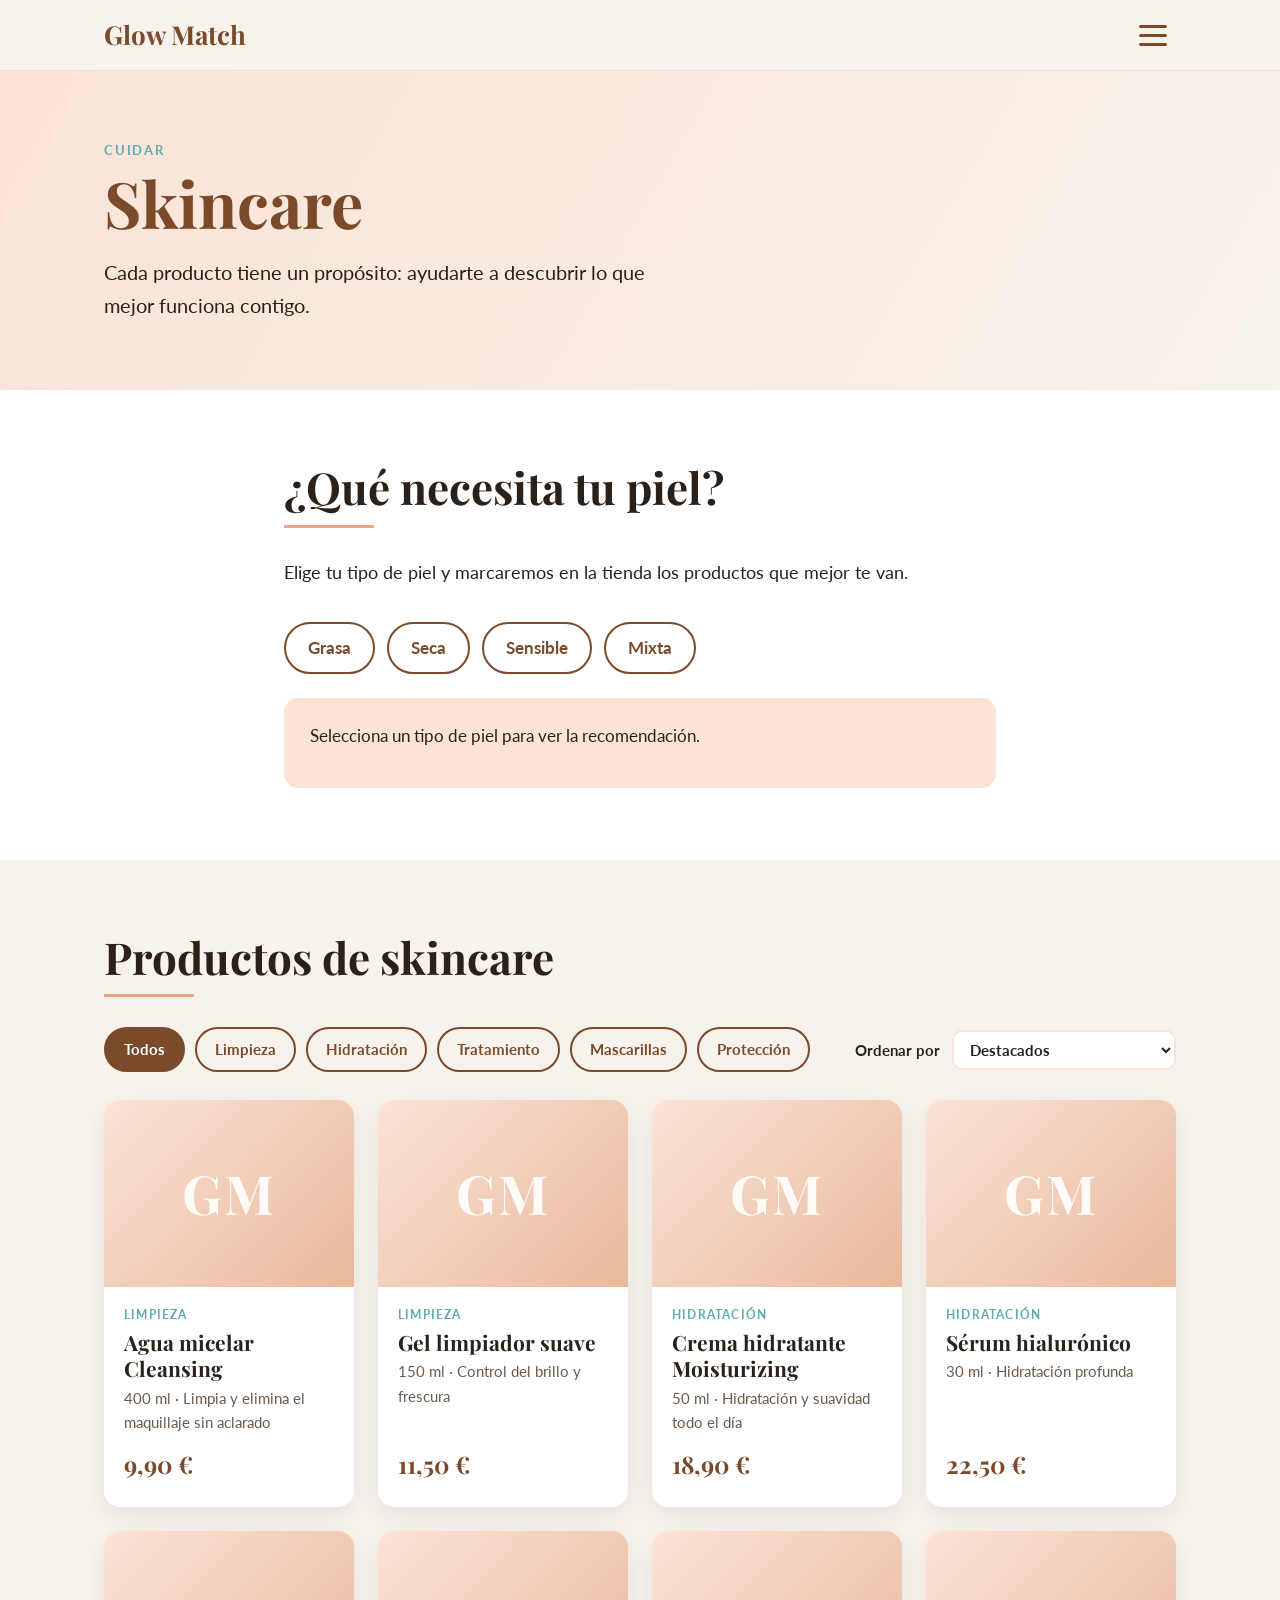
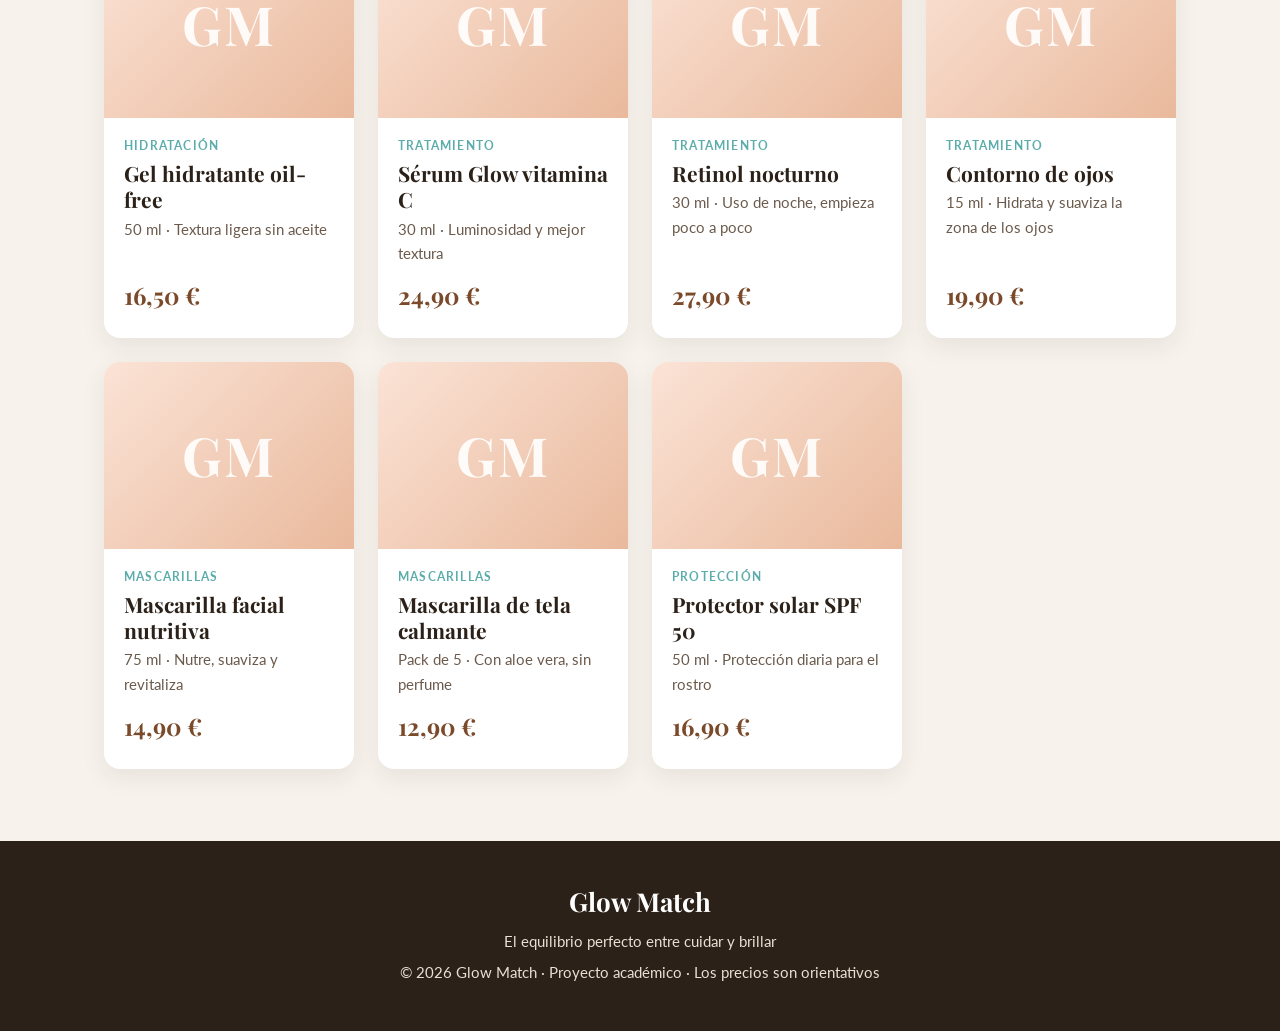
<file: glow-match/skincare.html>
<!DOCTYPE html>
<html lang="es">
<head>
  <meta charset="utf-8">
  <meta name="viewport" content="width=device-width, initial-scale=1">
  <title>Skincare · Glow Match</title>
  <meta name="description" content="Productos de skincare de Glow Match con precios: limpieza, hidratación, tratamiento y protección.">
  <link rel="preconnect" href="https://fonts.googleapis.com">
  <link rel="preconnect" href="https://fonts.gstatic.com" crossorigin>
  <link href="https://fonts.googleapis.com/css2?family=Lato:wght@400;700&family=Playfair+Display:ital,wght@0,600;0,700;1,600&display=swap" rel="stylesheet">
  <link rel="stylesheet" href="styles.css">
</head>
<body data-page="skincare">
  <header>
    <nav>
      <a class="logo" href="index.html">Glow Match</a>
      <button class="menu-btn" id="menuBtn" aria-label="Abrir menú" aria-expanded="false" aria-controls="drawer">
        <span></span><span></span><span></span>
      </button>
    </nav>
  </header>
  <div class="overlay" id="overlay"></div>
  <aside class="drawer" id="drawer" aria-label="Menú principal">
    <p class="drawer-title">Glow Match</p>
    <button class="close-btn" id="closeBtn" type="button" aria-label="Cerrar menú">&times;</button>
    <ul>
      <li><a href="index.html">Inicio</a></li>
      <li><a href="skincare.html" class="active" aria-current="page">Skincare</a></li>
      <li><a href="maquillaje.html">Maquillaje</a></li>
      <li><a href="tutoriales.html">Tutoriales</a></li>
      <li><a href="index.html#contacto">Contacto</a></li>
    </ul>
    <p class="drawer-foot">El equilibrio perfecto entre cuidar y brillar</p>
  </aside>
  <main>

    <section class="pagehead skin">
      <div class="wrap">
        <span class="eyebrow">Cuidar</span>
        <h1>Skincare</h1>
        <p class="lead">Cada producto tiene un propósito: ayudarte a descubrir lo que mejor funciona contigo.</p>
      </div>
    </section>

    <section class="alt" id="recomendador">
      <div class="wrap narrow">
        <h2>¿Qué necesita tu piel?</h2><hr class="rule">
        <p class="sub">Elige tu tipo de piel y marcaremos en la tienda los productos que mejor te van.</p>
        <div class="picker" id="picker" role="group" aria-label="Tipo de piel">
          <button type="button" data-skin="oily">Grasa</button>
          <button type="button" data-skin="dry">Seca</button>
          <button type="button" data-skin="sensitive">Sensible</button>
          <button type="button" data-skin="combination">Mixta</button>
        </div>
        <div class="result" id="result" aria-live="polite">Selecciona un tipo de piel para ver la recomendación.</div>
      </div>
    </section>

    <section id="tienda">
      <div class="wrap">
        <h2>Productos de skincare</h2><hr class="rule">
        <div class="toolbar">
          <div class="chips-filter" id="filters" role="group" aria-label="Filtrar por categoría"></div>
          <label class="sort">Ordenar por
            <select id="sort"><option value="default">Destacados</option><option value="asc">Precio: de menor a mayor</option><option value="desc">Precio: de mayor a menor</option></select>
          </label>
        </div>
        <div class="products" id="productGrid" data-categoria="skincare"></div>
      </div>
    </section>
  </main>

  <footer>
    <div class="wrap">
      <a class="logo" href="index.html">Glow Match</a>
      <p>El equilibrio perfecto entre cuidar y brillar</p>
      <p>© <span id="year">2026</span> Glow Match · Proyecto académico · Los precios son orientativos</p>
    </div>
  </footer>
  <script src="productos.js"></script>
  <script src="script.js"></script>
</body>
</html>
</file>
<file: styles.css>
:root{--cream:#f7f2ec;--paper:#fff;--sal:#eda386;--light:#fbe3d6;--teal:#5badab;--brown:#7a4a2b;--dark:#2b2118;--tan:#d9a47e;
--serif:"Playfair Display",Georgia,"Times New Roman",serif;--sans:Lato,"Helvetica Neue",Arial,sans-serif}
*{box-sizing:border-box}
html{scroll-behavior:smooth;scroll-padding-top:70px}
body{margin:0;background:var(--cream);color:var(--dark);font:17px/1.65 var(--sans)}
body.no-scroll{overflow:hidden}
img{max-width:100%;display:block}
a{color:inherit}
.wrap{max-width:1120px;margin:0 auto;padding:0 24px}
.narrow{max-width:760px}
.mt{margin-top:20px}

/* Cabecera y menú hamburguesa */
header{position:sticky;top:0;z-index:30;background:rgba(247,242,236,.94);backdrop-filter:blur(8px);border-bottom:1px solid #eadfd3}
nav{display:flex;align-items:center;justify-content:space-between;padding:12px 24px;max-width:1120px;margin:0 auto}
.logo{font-family:var(--serif);font-weight:700;font-size:26px;text-decoration:none;color:var(--brown)}
.menu-btn{width:46px;height:46px;border:0;background:none;cursor:pointer;display:flex;flex-direction:column;justify-content:center;align-items:center;gap:6px;padding:0}
.menu-btn span{display:block;width:28px;height:3px;border-radius:3px;background:var(--brown);transition:.25s}
.menu-btn.open span:nth-child(1){transform:translateY(9px) rotate(45deg)}
.menu-btn.open span:nth-child(2){opacity:0}
.menu-btn.open span:nth-child(3){transform:translateY(-9px) rotate(-45deg)}
.overlay{position:fixed;inset:0;background:rgba(43,33,24,.45);opacity:0;visibility:hidden;transition:.3s;z-index:40}
.overlay.open{opacity:1;visibility:visible}
.drawer{position:fixed;top:0;right:0;bottom:0;width:min(340px,85vw);background:var(--paper);z-index:50;padding:90px 32px 32px;transform:translateX(100%);transition:transform .3s ease;box-shadow:-10px 0 40px rgba(43,33,24,.2);display:flex;flex-direction:column;visibility:hidden}
.drawer.open{transform:none;visibility:visible}
.drawer-title{position:absolute;top:22px;left:32px;margin:0;font-family:var(--serif);font-weight:700;font-size:24px;color:var(--brown)}
.drawer ul{list-style:none;margin:0;padding:0}
.drawer li a{display:block;padding:14px 0;border-bottom:1px solid #f0e6dc;text-decoration:none;font-family:var(--serif);font-size:26px;font-weight:600}
.drawer li a:hover,.drawer li a.active{color:var(--sal)}
.drawer-foot{margin-top:auto;font-size:14px;color:#6b5a4c}
.menu-btn{position:relative;z-index:60}

/* Portada y cabeceras de página */
.hero{padding:72px 0 64px}
.hero .wrap{display:grid;grid-template-columns:1.15fr .85fr;gap:48px;align-items:center}
.eyebrow{font-weight:700;letter-spacing:.14em;text-transform:uppercase;font-size:13px;color:var(--teal)}
h1{font-family:var(--serif);font-size:clamp(42px,7vw,76px);line-height:1.05;margin:10px 0 14px;color:var(--brown)}
.lead{font-size:20px;max-width:560px}
.btn{display:inline-block;margin:10px 12px 0 0;padding:13px 26px;border-radius:999px;background:var(--brown);color:#fff;text-decoration:none;font-weight:700;border:2px solid var(--brown);transition:.2s}
.btn.alt{background:transparent;color:var(--brown)}
.btn:hover{background:var(--sal);border-color:var(--sal);color:#fff}
.hero img{border-radius:240px 240px 18px 18px;aspect-ratio:3/4;object-fit:cover;width:100%;box-shadow:0 20px 50px rgba(122,74,43,.25)}
.pagehead{padding:64px 0 48px}
.pagehead.skin{background:linear-gradient(120deg,#fbe3d6,#f7f2ec)}
.pagehead.make{background:linear-gradient(120deg,#f4cfc6,#f7f2ec)}
.pagehead h1{font-size:clamp(40px,6vw,64px);margin-top:6px}

/* Secciones */
section{padding:72px 0}
section.alt{background:var(--paper)}
h2{font-family:var(--serif);font-size:clamp(30px,4.5vw,44px);margin:0 0 8px;line-height:1.15}
.rule{width:90px;height:3px;background:var(--sal);margin:12px 0 30px;border:0}
.sub{max-width:680px;margin:0 0 34px;font-size:18px}
.grid{display:grid;gap:22px;grid-template-columns:repeat(auto-fit,minmax(230px,1fr))}
.card{background:var(--cream);border-radius:14px;padding:26px}
.card h3{font-family:var(--serif);margin:0 0 8px;font-size:22px;color:var(--brown)}
.card p{margin:0}
.num{display:inline-grid;place-items:center;width:42px;height:42px;border-radius:50%;background:var(--sal);color:#fff;font-weight:700;margin-bottom:12px}
.split{display:grid;grid-template-columns:.8fr 1.2fr;gap:44px;align-items:center}
.split img{border-radius:18px;aspect-ratio:4/5;object-fit:cover;width:100%}
.tech{padding-left:20px;margin:16px 0 0}.tech li{margin-bottom:8px}
.duo{display:grid;gap:24px;grid-template-columns:repeat(auto-fit,minmax(300px,1fr))}
.big{display:block;text-decoration:none;border-radius:20px;padding:40px 34px;min-height:260px;transition:transform .25s,box-shadow .25s}
.big:hover{transform:translateY(-4px);box-shadow:0 18px 40px rgba(122,74,43,.18)}
.big.skin{background:linear-gradient(135deg,#fbe3d6,#f2c3a8)}
.big.make{background:linear-gradient(135deg,#f6cfc7,#e59a8d)}
.big h3{font-family:var(--serif);font-size:38px;margin:6px 0 8px;color:var(--brown)}
.big p{max-width:360px}
.more{font-weight:700;color:var(--brown)}
.brands{display:flex;flex-wrap:wrap;gap:14px}
.brand{background:var(--paper);border:2px solid var(--light);color:var(--brown);font-family:var(--serif);font-weight:700;font-size:20px;padding:14px 26px;border-radius:14px}

/* Recomendadores */
.picker{display:flex;flex-wrap:wrap;gap:12px}
.picker button,.chips-filter button{font:inherit;font-weight:700;padding:10px 22px;border-radius:999px;border:2px solid var(--brown);background:transparent;color:var(--brown);cursor:pointer;transition:.2s}
.picker button:hover,.chips-filter button:hover{background:var(--light)}
.picker button[aria-pressed="true"],.chips-filter button[aria-pressed="true"]{background:var(--brown);color:#fff}
.result{margin-top:24px;padding:24px 26px;border-radius:14px;background:var(--light);min-height:90px}
.result h3{font-family:var(--serif);margin:0 0 6px;color:var(--brown);font-size:24px}
.result p{margin:4px 0}.result ul{margin:8px 0 0;padding-left:20px}

/* Tienda */
.toolbar{display:flex;flex-wrap:wrap;gap:16px;justify-content:space-between;align-items:center;margin-bottom:28px}
.chips-filter{display:flex;flex-wrap:wrap;gap:10px}
.chips-filter button{padding:8px 18px;font-size:15px}
.sort{font-weight:700;font-size:15px}
.sort select{font:inherit;margin-left:8px;padding:8px 12px;border-radius:10px;border:2px solid var(--light);background:var(--paper);color:var(--dark)}
.products{display:grid;gap:24px;grid-template-columns:repeat(auto-fill,minmax(250px,1fr))}
.product{background:var(--paper);border-radius:16px;overflow:hidden;box-shadow:0 8px 24px rgba(43,33,24,.08);display:flex;flex-direction:column}
.pmedia{position:relative;aspect-ratio:4/3;display:grid;place-items:center}
.pmedia.skin{background:linear-gradient(135deg,#fbe3d6,#e9b99c)}
.pmedia.make{background:linear-gradient(135deg,#f6cfc7,#d9887c)}
.mono{font-family:var(--serif);font-weight:700;font-size:54px;color:rgba(255,255,255,.9);letter-spacing:.04em}
.badge{position:absolute;top:12px;left:12px;background:var(--teal);color:#fff;font-size:12px;font-weight:700;padding:5px 12px;border-radius:999px}
.pbody{padding:18px 20px 22px;display:flex;flex-direction:column;flex:1}
.pbody h3{font-family:var(--serif);margin:4px 0;font-size:21px;line-height:1.25}
.pdetail{margin:0 0 10px;font-size:15px;color:#6b5a4c}
.swatches{display:flex;flex-wrap:wrap;gap:6px;margin-bottom:12px}
.dot{width:20px;height:20px;border-radius:50%;border:2px solid #fff;box-shadow:0 0 0 1px #d8cabd}
.price{margin:auto 0 0;font-family:var(--serif);font-weight:700;font-size:24px;color:var(--brown)}
.tag{font-size:12px;font-weight:700;letter-spacing:.1em;text-transform:uppercase;color:var(--teal)}

/* Vídeos */
.videos{display:grid;gap:26px;grid-template-columns:repeat(auto-fit,minmax(320px,1fr))}
.video{background:var(--paper);border-radius:16px;overflow:hidden;box-shadow:0 8px 24px rgba(43,33,24,.08);display:flex;flex-direction:column}
.frame{position:relative;aspect-ratio:16/9;background:#000}
.frame iframe,.frame .poster{position:absolute;inset:0;width:100%;height:100%;border:0}
.poster{padding:0;cursor:pointer;background:#000;display:block}
.poster img{width:100%;height:100%;object-fit:cover;opacity:.9;transition:.2s}
.poster:hover img{opacity:1;transform:scale(1.03)}
.play{position:absolute;inset:0;margin:auto;width:68px;height:68px;border-radius:50%;background:rgba(237,163,134,.95);display:grid;place-items:center}
.play::after{content:"";border-style:solid;border-width:12px 0 12px 20px;border-color:transparent transparent transparent #fff;margin-left:5px}
.vbody{padding:20px 22px 24px}
.vbody h3{font-family:var(--serif);margin:6px 0 2px;font-size:24px}
.vbody p{margin:6px 0}
.vt{font-weight:700;color:var(--brown)}
.link{display:inline-block;margin-top:8px;font-weight:700;color:var(--brown)}
.note{font-size:14px;color:#6b5a4c;margin-top:26px}

/* Pie y animaciones */
footer{background:var(--dark);color:#e9dfd4;padding:40px 0;text-align:center}
footer .logo{color:#fff}
footer p{margin:6px 0;font-size:15px}
.js .reveal{opacity:0;transform:translateY(24px);transition:opacity .7s ease,transform .7s ease}
.js .reveal.visible{opacity:1;transform:none}
@media (prefers-reduced-motion:reduce){html{scroll-behavior:auto}.js .reveal{opacity:1;transform:none;transition:none}.drawer,.overlay{transition:none}}
@media (max-width:820px){
  .hero .wrap,.split{grid-template-columns:1fr}
  .hero img{max-width:340px;margin:0 auto}
  .toolbar{flex-direction:column;align-items:flex-start}
}
.close-btn{position:absolute;top:14px;right:18px;width:46px;height:46px;border:0;background:none;font-size:40px;line-height:1;color:var(--brown);cursor:pointer}
.close-btn:hover{color:var(--sal)}

/* Colaboraciones */
.notice{background:var(--light);border-left:5px solid var(--sal);border-radius:10px;padding:16px 20px;margin:0 0 40px;font-size:16px}
.collabs{display:grid;gap:40px}
.collab{display:grid;grid-template-columns:.9fr 1.1fr;gap:0;background:var(--paper);border-radius:22px;overflow:hidden;box-shadow:0 10px 30px rgba(43,33,24,.1)}
.collab.rev .cvisual{order:2}
.cvisual{min-height:340px;display:flex;flex-direction:column;justify-content:center;align-items:center;text-align:center;padding:30px;color:#fff}
.cvisual.luces{background:linear-gradient(135deg,#f4a6a0 0%,#f6d58a 35%,#9cd3e0 70%,#b79be0 100%)}
.cvisual.stage{background:linear-gradient(135deg,#8a2f3a,#d1626b 55%,#f0b4a8)}
.cvisual.vogue{background:linear-gradient(135deg,#2b2118,#7a4a2b 60%,#d9a47e)}
.cx{font-weight:700;letter-spacing:.2em;text-transform:uppercase;font-size:14px;opacity:.9}
.cname{font-family:var(--serif);font-weight:700;font-size:clamp(40px,6vw,64px);line-height:1.05;text-shadow:0 2px 14px rgba(0,0,0,.25)}
.c-art{width:min(100%,380px);max-height:260px;object-fit:cover;border-radius:18px;box-shadow:0 18px 40px rgba(31,20,15,.18);margin-top:18px}
.c-art.coldplay-art,.c-art.vogue-art{width:min(100%,460px);max-height:none;object-fit:contain;border-radius:12px}
.cbody{padding:34px 36px}
.cbody h2{font-size:clamp(26px,3.4vw,34px);margin:4px 0 10px}
.looks{padding-left:20px;margin:10px 0 18px}
.cprods{border-top:1px solid #f0e6dc}
.cprod{display:flex;justify-content:space-between;align-items:center;gap:16px;padding:12px 0;border-bottom:1px solid #f0e6dc}
.cinfo{display:flex;flex-direction:column;gap:6px}
.cpname{font-weight:700}
.cinfo .swatches{margin:0}
.price.small{font-size:20px;margin:0;white-space:nowrap}
@media (max-width:820px){.collab{grid-template-columns:1fr}.collab.rev .cvisual{order:0}.cvisual{min-height:220px}.cbody{padding:26px 22px}}
</file>
<file: glow-match/styles.css>
:root{--cream:#f7f2ec;--paper:#fff;--sal:#eda386;--light:#fbe3d6;--teal:#5badab;--brown:#7a4a2b;--dark:#2b2118;--tan:#d9a47e;
--serif:"Playfair Display",Georgia,"Times New Roman",serif;--sans:Lato,"Helvetica Neue",Arial,sans-serif}
*{box-sizing:border-box}
html{scroll-behavior:smooth;scroll-padding-top:70px}
body{margin:0;background:var(--cream);color:var(--dark);font:17px/1.65 var(--sans)}
body.no-scroll{overflow:hidden}
img{max-width:100%;display:block}
a{color:inherit}
.wrap{max-width:1120px;margin:0 auto;padding:0 24px}
.narrow{max-width:760px}
.mt{margin-top:20px}

/* Cabecera y menú hamburguesa */
header{position:sticky;top:0;z-index:30;background:rgba(247,242,236,.94);backdrop-filter:blur(8px);border-bottom:1px solid #eadfd3}
nav{display:flex;align-items:center;justify-content:space-between;padding:12px 24px;max-width:1120px;margin:0 auto}
.logo{font-family:var(--serif);font-weight:700;font-size:26px;text-decoration:none;color:var(--brown)}
.menu-btn{width:46px;height:46px;border:0;background:none;cursor:pointer;display:flex;flex-direction:column;justify-content:center;align-items:center;gap:6px;padding:0}
.menu-btn span{display:block;width:28px;height:3px;border-radius:3px;background:var(--brown);transition:.25s}
.menu-btn.open span:nth-child(1){transform:translateY(9px) rotate(45deg)}
.menu-btn.open span:nth-child(2){opacity:0}
.menu-btn.open span:nth-child(3){transform:translateY(-9px) rotate(-45deg)}
.overlay{position:fixed;inset:0;background:rgba(43,33,24,.45);opacity:0;visibility:hidden;transition:.3s;z-index:40}
.overlay.open{opacity:1;visibility:visible}
.drawer{position:fixed;top:0;right:0;bottom:0;width:min(340px,85vw);background:var(--paper);z-index:50;padding:90px 32px 32px;transform:translateX(100%);transition:transform .3s ease;box-shadow:-10px 0 40px rgba(43,33,24,.2);display:flex;flex-direction:column;visibility:hidden}
.drawer.open{transform:none;visibility:visible}
.drawer-title{position:absolute;top:22px;left:32px;margin:0;font-family:var(--serif);font-weight:700;font-size:24px;color:var(--brown)}
.drawer ul{list-style:none;margin:0;padding:0}
.drawer li a{display:block;padding:14px 0;border-bottom:1px solid #f0e6dc;text-decoration:none;font-family:var(--serif);font-size:26px;font-weight:600}
.drawer li a:hover,.drawer li a.active{color:var(--sal)}
.drawer-foot{margin-top:auto;font-size:14px;color:#6b5a4c}
.menu-btn{position:relative;z-index:60}

/* Portada y cabeceras de página */
.hero{padding:72px 0 64px}
.hero .wrap{display:grid;grid-template-columns:1.15fr .85fr;gap:48px;align-items:center}
.eyebrow{font-weight:700;letter-spacing:.14em;text-transform:uppercase;font-size:13px;color:var(--teal)}
h1{font-family:var(--serif);font-size:clamp(42px,7vw,76px);line-height:1.05;margin:10px 0 14px;color:var(--brown)}
.lead{font-size:20px;max-width:560px}
.btn{display:inline-block;margin:10px 12px 0 0;padding:13px 26px;border-radius:999px;background:var(--brown);color:#fff;text-decoration:none;font-weight:700;border:2px solid var(--brown);transition:.2s}
.btn.alt{background:transparent;color:var(--brown)}
.btn:hover{background:var(--sal);border-color:var(--sal);color:#fff}
.hero img{border-radius:240px 240px 18px 18px;aspect-ratio:3/4;object-fit:cover;width:100%;box-shadow:0 20px 50px rgba(122,74,43,.25)}
.pagehead{padding:64px 0 48px}
.pagehead.skin{background:linear-gradient(120deg,#fbe3d6,#f7f2ec)}
.pagehead.make{background:linear-gradient(120deg,#f4cfc6,#f7f2ec)}
.pagehead h1{font-size:clamp(40px,6vw,64px);margin-top:6px}

/* Secciones */
section{padding:72px 0}
section.alt{background:var(--paper)}
h2{font-family:var(--serif);font-size:clamp(30px,4.5vw,44px);margin:0 0 8px;line-height:1.15}
.rule{width:90px;height:3px;background:var(--sal);margin:12px 0 30px;border:0}
.sub{max-width:680px;margin:0 0 34px;font-size:18px}
.grid{display:grid;gap:22px;grid-template-columns:repeat(auto-fit,minmax(230px,1fr))}
.card{background:var(--cream);border-radius:14px;padding:26px}
.card h3{font-family:var(--serif);margin:0 0 8px;font-size:22px;color:var(--brown)}
.card p{margin:0}
.num{display:inline-grid;place-items:center;width:42px;height:42px;border-radius:50%;background:var(--sal);color:#fff;font-weight:700;margin-bottom:12px}
.split{display:grid;grid-template-columns:.8fr 1.2fr;gap:44px;align-items:center}
.split img{border-radius:18px;aspect-ratio:4/5;object-fit:cover;width:100%}
.tech{padding-left:20px;margin:16px 0 0}.tech li{margin-bottom:8px}
.duo{display:grid;gap:24px;grid-template-columns:repeat(auto-fit,minmax(300px,1fr))}
.big{display:block;text-decoration:none;border-radius:20px;padding:40px 34px;min-height:260px;transition:transform .25s,box-shadow .25s}
.big:hover{transform:translateY(-4px);box-shadow:0 18px 40px rgba(122,74,43,.18)}
.big.skin{background:linear-gradient(135deg,#fbe3d6,#f2c3a8)}
.big.make{background:linear-gradient(135deg,#f6cfc7,#e59a8d)}
.big h3{font-family:var(--serif);font-size:38px;margin:6px 0 8px;color:var(--brown)}
.big p{max-width:360px}
.more{font-weight:700;color:var(--brown)}
.brands{display:flex;flex-wrap:wrap;gap:14px}
.brand{background:var(--paper);border:2px solid var(--light);color:var(--brown);font-family:var(--serif);font-weight:700;font-size:20px;padding:14px 26px;border-radius:14px}

/* Recomendadores */
.picker{display:flex;flex-wrap:wrap;gap:12px}
.picker button,.chips-filter button{font:inherit;font-weight:700;padding:10px 22px;border-radius:999px;border:2px solid var(--brown);background:transparent;color:var(--brown);cursor:pointer;transition:.2s}
.picker button:hover,.chips-filter button:hover{background:var(--light)}
.picker button[aria-pressed="true"],.chips-filter button[aria-pressed="true"]{background:var(--brown);color:#fff}
.result{margin-top:24px;padding:24px 26px;border-radius:14px;background:var(--light);min-height:90px}
.result h3{font-family:var(--serif);margin:0 0 6px;color:var(--brown);font-size:24px}
.result p{margin:4px 0}.result ul{margin:8px 0 0;padding-left:20px}

/* Tienda */
.toolbar{display:flex;flex-wrap:wrap;gap:16px;justify-content:space-between;align-items:center;margin-bottom:28px}
.chips-filter{display:flex;flex-wrap:wrap;gap:10px}
.chips-filter button{padding:8px 18px;font-size:15px}
.sort{font-weight:700;font-size:15px}
.sort select{font:inherit;margin-left:8px;padding:8px 12px;border-radius:10px;border:2px solid var(--light);background:var(--paper);color:var(--dark)}
.products{display:grid;gap:24px;grid-template-columns:repeat(auto-fill,minmax(250px,1fr))}
.product{background:var(--paper);border-radius:16px;overflow:hidden;box-shadow:0 8px 24px rgba(43,33,24,.08);display:flex;flex-direction:column}
.pmedia{position:relative;aspect-ratio:4/3;display:grid;place-items:center}
.pmedia.skin{background:linear-gradient(135deg,#fbe3d6,#e9b99c)}
.pmedia.make{background:linear-gradient(135deg,#f6cfc7,#d9887c)}
.mono{font-family:var(--serif);font-weight:700;font-size:54px;color:rgba(255,255,255,.9);letter-spacing:.04em}
.badge{position:absolute;top:12px;left:12px;background:var(--teal);color:#fff;font-size:12px;font-weight:700;padding:5px 12px;border-radius:999px}
.pbody{padding:18px 20px 22px;display:flex;flex-direction:column;flex:1}
.pbody h3{font-family:var(--serif);margin:4px 0;font-size:21px;line-height:1.25}
.pdetail{margin:0 0 10px;font-size:15px;color:#6b5a4c}
.swatches{display:flex;flex-wrap:wrap;gap:6px;margin-bottom:12px}
.dot{width:20px;height:20px;border-radius:50%;border:2px solid #fff;box-shadow:0 0 0 1px #d8cabd}
.price{margin:auto 0 0;font-family:var(--serif);font-weight:700;font-size:24px;color:var(--brown)}
.tag{font-size:12px;font-weight:700;letter-spacing:.1em;text-transform:uppercase;color:var(--teal)}

/* Vídeos */
.videos{display:grid;gap:26px;grid-template-columns:repeat(auto-fit,minmax(320px,1fr))}
.video{background:var(--paper);border-radius:16px;overflow:hidden;box-shadow:0 8px 24px rgba(43,33,24,.08);display:flex;flex-direction:column}
.frame{position:relative;aspect-ratio:16/9;background:#000}
.frame iframe,.frame .poster{position:absolute;inset:0;width:100%;height:100%;border:0}
.poster{padding:0;cursor:pointer;background:#000;display:block}
.poster img{width:100%;height:100%;object-fit:cover;opacity:.9;transition:.2s}
.poster:hover img{opacity:1;transform:scale(1.03)}
.play{position:absolute;inset:0;margin:auto;width:68px;height:68px;border-radius:50%;background:rgba(237,163,134,.95);display:grid;place-items:center}
.play::after{content:"";border-style:solid;border-width:12px 0 12px 20px;border-color:transparent transparent transparent #fff;margin-left:5px}
.vbody{padding:20px 22px 24px}
.vbody h3{font-family:var(--serif);margin:6px 0 2px;font-size:24px}
.vbody p{margin:6px 0}
.vt{font-weight:700;color:var(--brown)}
.link{display:inline-block;margin-top:8px;font-weight:700;color:var(--brown)}
.note{font-size:14px;color:#6b5a4c;margin-top:26px}

/* Pie y animaciones */
footer{background:var(--dark);color:#e9dfd4;padding:40px 0;text-align:center}
footer .logo{color:#fff}
footer p{margin:6px 0;font-size:15px}
.js .reveal{opacity:0;transform:translateY(24px);transition:opacity .7s ease,transform .7s ease}
.js .reveal.visible{opacity:1;transform:none}
@media (prefers-reduced-motion:reduce){html{scroll-behavior:auto}.js .reveal{opacity:1;transform:none;transition:none}.drawer,.overlay{transition:none}}
@media (max-width:820px){
  .hero .wrap,.split{grid-template-columns:1fr}
  .hero img{max-width:340px;margin:0 auto}
  .toolbar{flex-direction:column;align-items:flex-start}
}
.close-btn{position:absolute;top:14px;right:18px;width:46px;height:46px;border:0;background:none;font-size:40px;line-height:1;color:var(--brown);cursor:pointer}
.close-btn:hover{color:var(--sal)}
</file>
